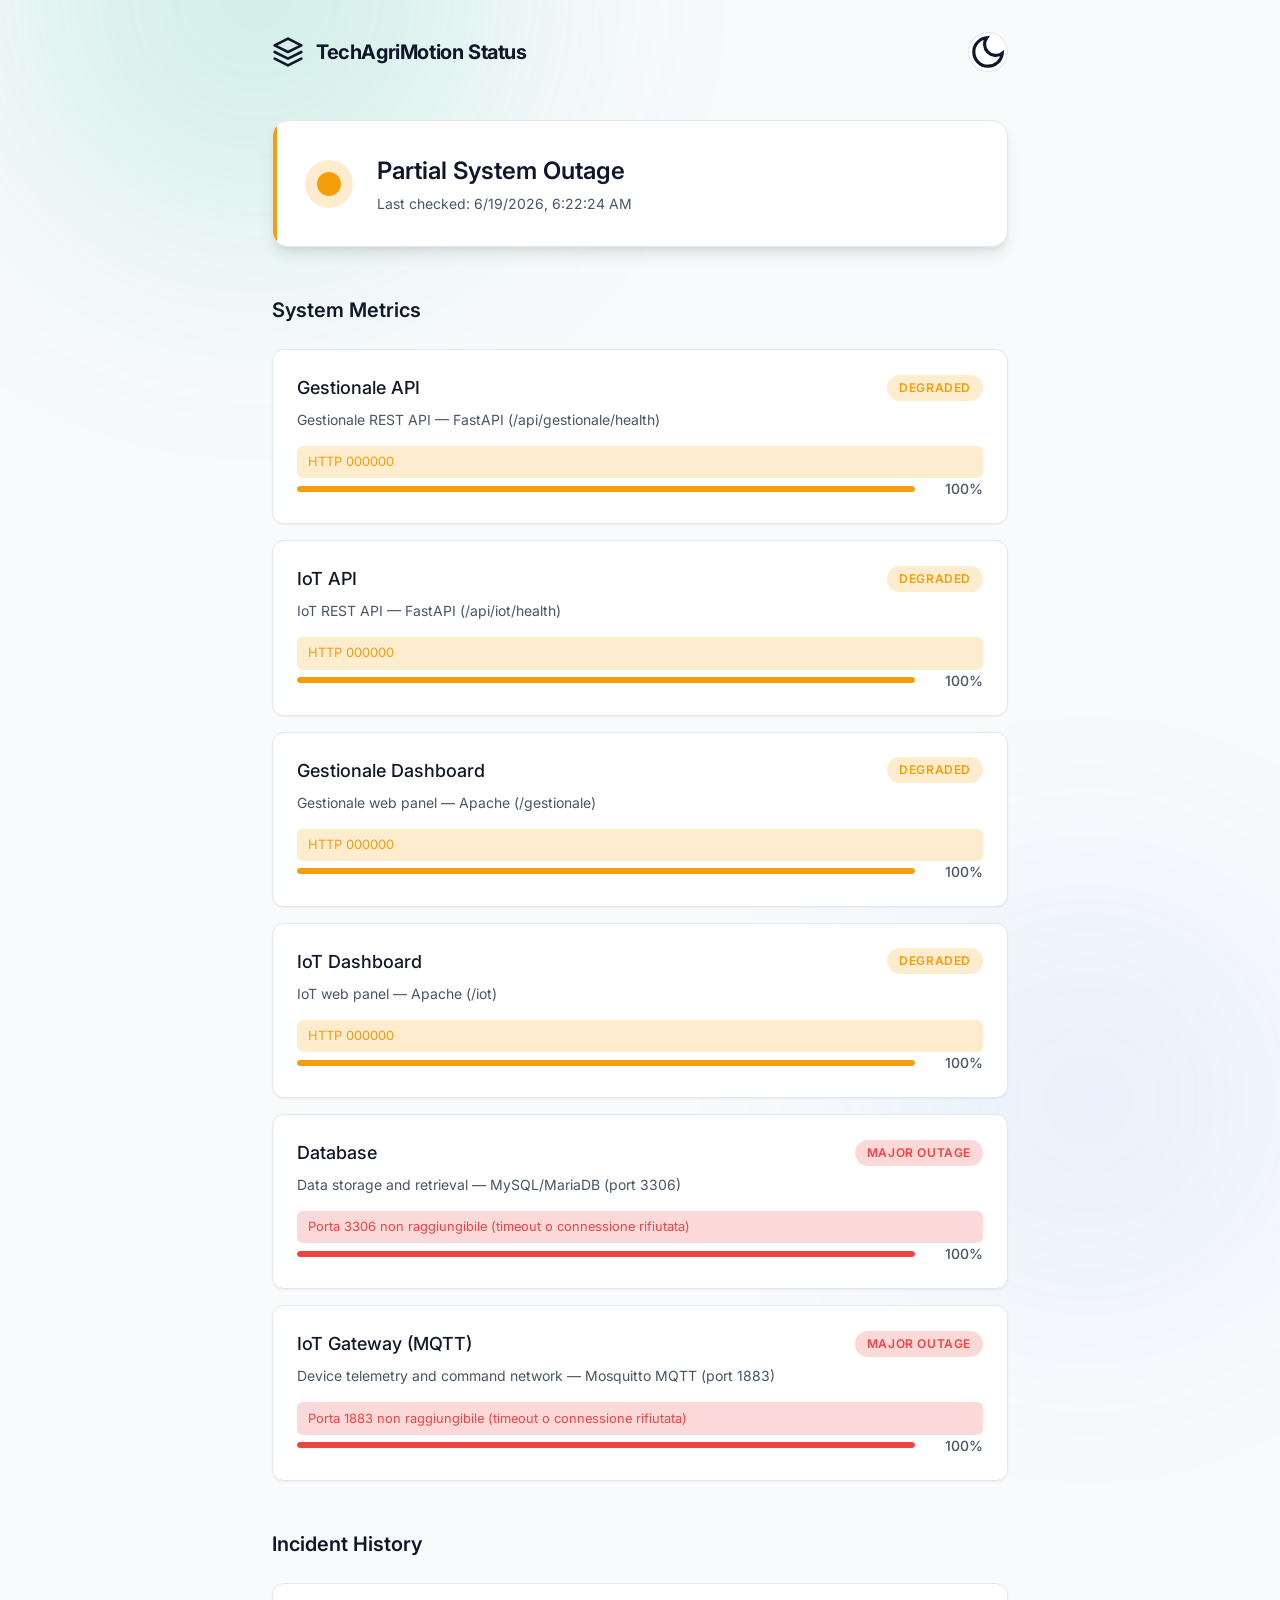
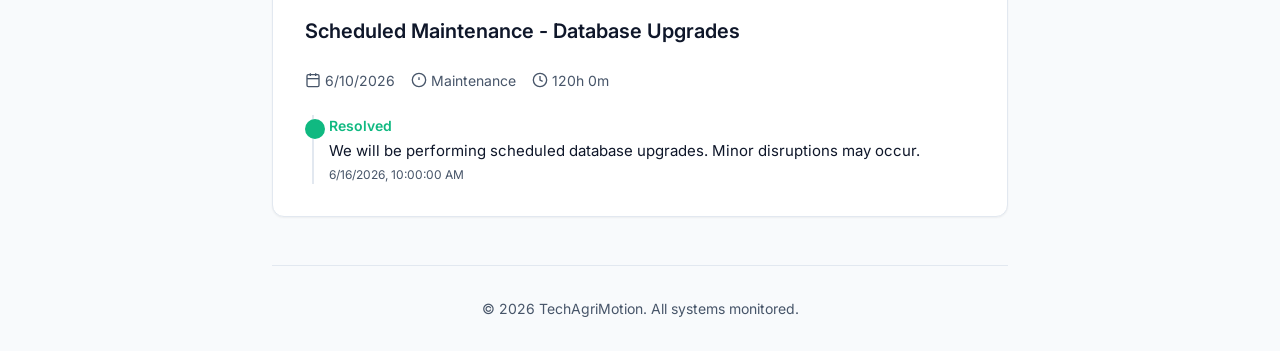
<file: status/index.html>
<!DOCTYPE html>
<html lang="en" class="dark">
<head>
    <meta charset="UTF-8">
    <meta name="viewport" content="width=device-width, initial-scale=1.0">
    <title>TechAgriMotion - System Status</title>
    <meta name="description" content="Current status, incidents, and uptime for TechAgriMotion services.">
    <link rel="preconnect" href="https://fonts.googleapis.com">
    <link rel="preconnect" href="https://fonts.gstatic.com" crossorigin>
    <link href="https://fonts.googleapis.com/css2?family=Inter:wght@300;400;500;600;700&display=swap" rel="stylesheet">
    <link rel="stylesheet" href="css/style.css">
</head>
<body>
    <div class="background-glow"></div>
    <div class="background-glow bg-glow-2"></div>
    
    <div class="container">
        <!-- Header -->
        <header class="header">
            <div class="logo">
                <svg width="32" height="32" viewBox="0 0 24 24" fill="none" xmlns="http://www.w3.org/2000/svg">
                    <path d="M12 2L2 7L12 12L22 7L12 2Z" stroke="currentColor" stroke-width="2" stroke-linecap="round" stroke-linejoin="round"/>
                    <path d="M2 17L12 22L22 17" stroke="currentColor" stroke-width="2" stroke-linecap="round" stroke-linejoin="round"/>
                    <path d="M2 12L12 17L22 12" stroke="currentColor" stroke-width="2" stroke-linecap="round" stroke-linejoin="round"/>
                </svg>
                <span>TechAgriMotion Status</span>
            </div>
            <button id="theme-toggle" class="theme-toggle" aria-label="Toggle Theme">
                <svg class="moon-icon" viewBox="0 0 24 24" fill="none" stroke="currentColor" stroke-width="2">
                    <path d="M21 12.79A9 9 0 1 1 11.21 3 7 7 0 0 0 21 12.79z"></path>
                </svg>
                <svg class="sun-icon hidden" viewBox="0 0 24 24" fill="none" stroke="currentColor" stroke-width="2">
                    <circle cx="12" cy="12" r="5"></circle>
                    <line x1="12" y1="1" x2="12" y2="3"></line>
                    <line x1="12" y1="21" x2="12" y2="23"></line>
                    <line x1="4.22" y1="4.22" x2="5.64" y2="5.64"></line>
                    <line x1="18.36" y1="18.36" x2="19.78" y2="19.78"></line>
                    <line x1="1" y1="12" x2="3" y2="12"></line>
                    <line x1="21" y1="12" x2="23" y2="12"></line>
                    <line x1="4.22" y1="19.78" x2="5.64" y2="18.36"></line>
                    <line x1="18.36" y1="5.64" x2="19.78" y2="4.22"></line>
                </svg>
            </button>
        </header>

        <!-- Overall Status Banner -->
        <section class="status-banner" id="status-banner">
            <div class="status-icon-container">
                <div class="pulse-ring"></div>
                <div class="status-icon"></div>
            </div>
            <div class="status-text">
                <h1 id="overall-message">Checking Systems...</h1>
                <p id="last-updated">Last updated: --</p>
            </div>
        </section>

        <!-- Services -->
        <section class="services-section">
            <h2>System Metrics</h2>
            <div class="services-list" id="services-list">
                <!-- Services injected via JS -->
                <div class="skeleton-service"></div>
                <div class="skeleton-service"></div>
                <div class="skeleton-service"></div>
            </div>
        </section>

        <!-- Past Incidents -->
        <section class="incidents-section">
            <h2>Incident History</h2>
            <div class="incidents-list" id="incidents-list">
                <!-- Incidents injected via JS -->
                <p class="loading-text">Loading history...</p>
            </div>
        </section>

        <footer class="footer">
            <p>&copy; 2026 TechAgriMotion. All systems monitored.</p>
        </footer>
    </div>

    <script src="js/app.js"></script>
</body>
</html>
</file>
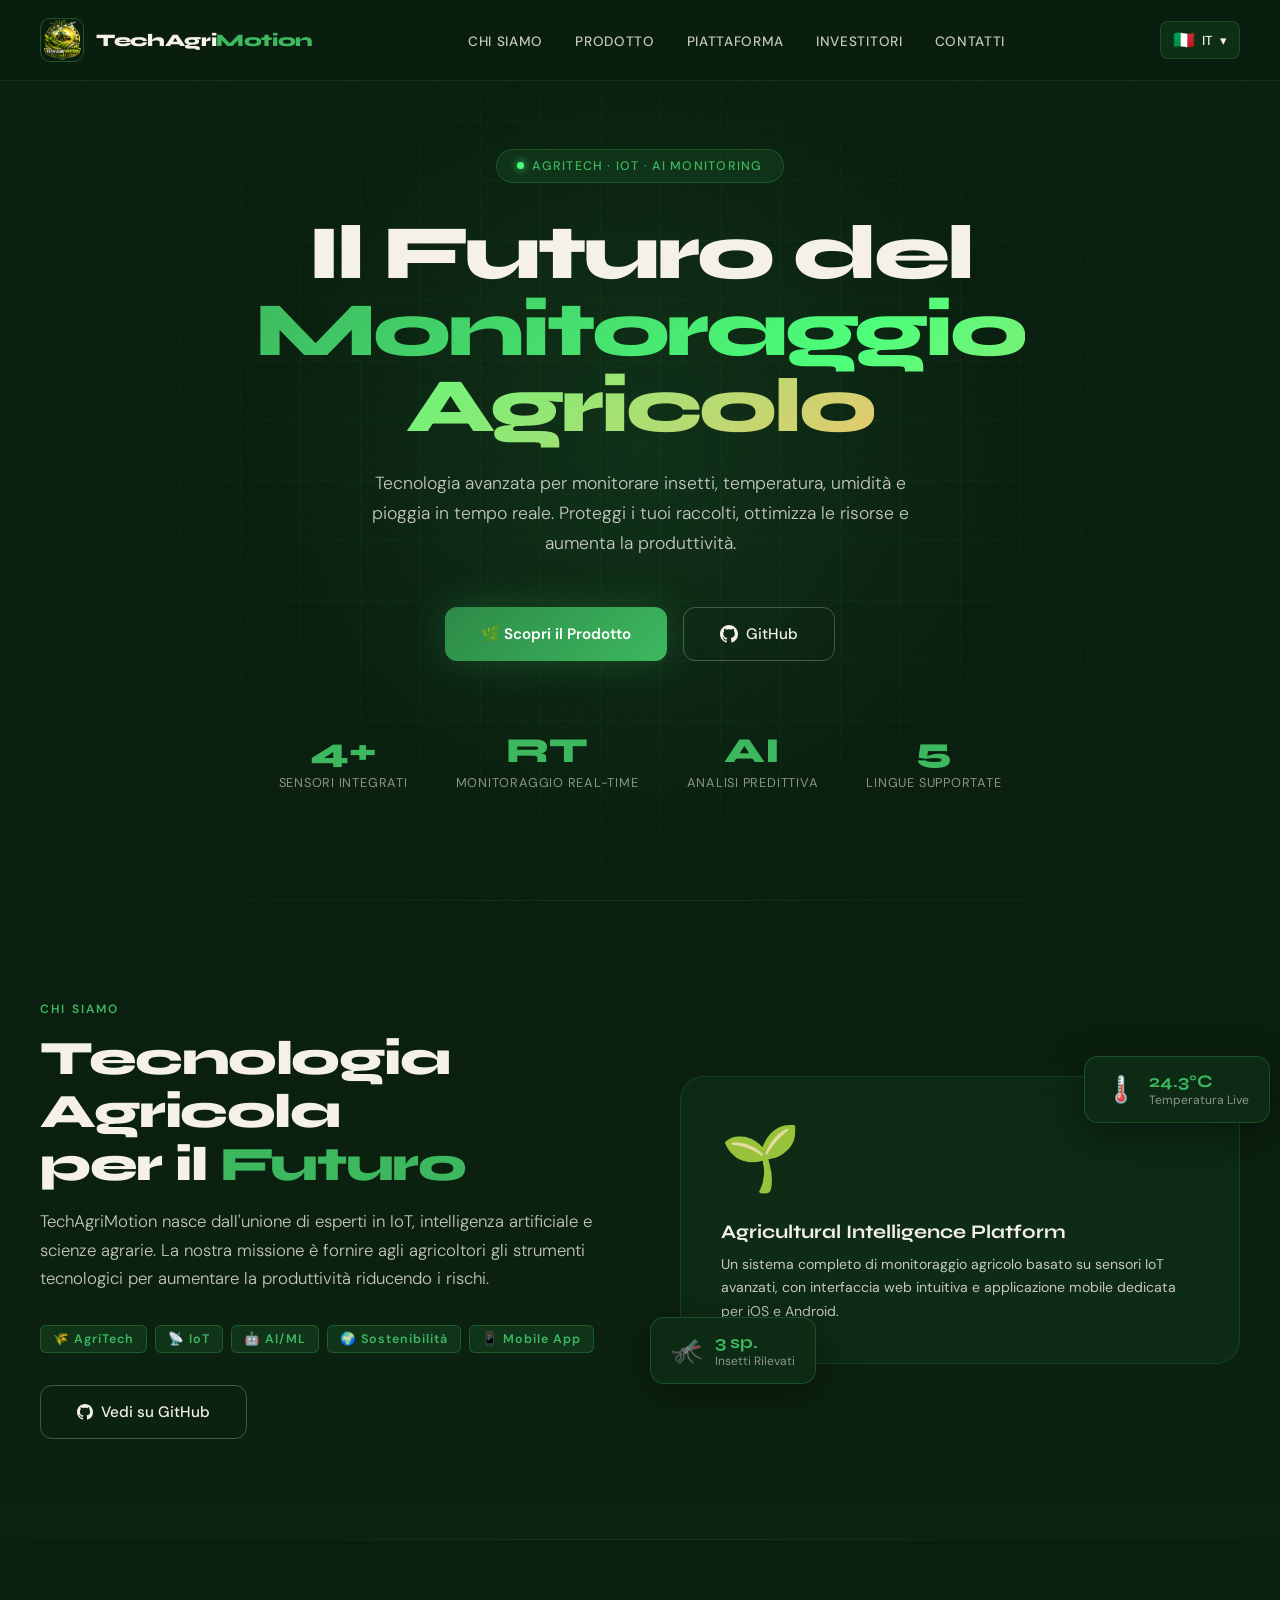
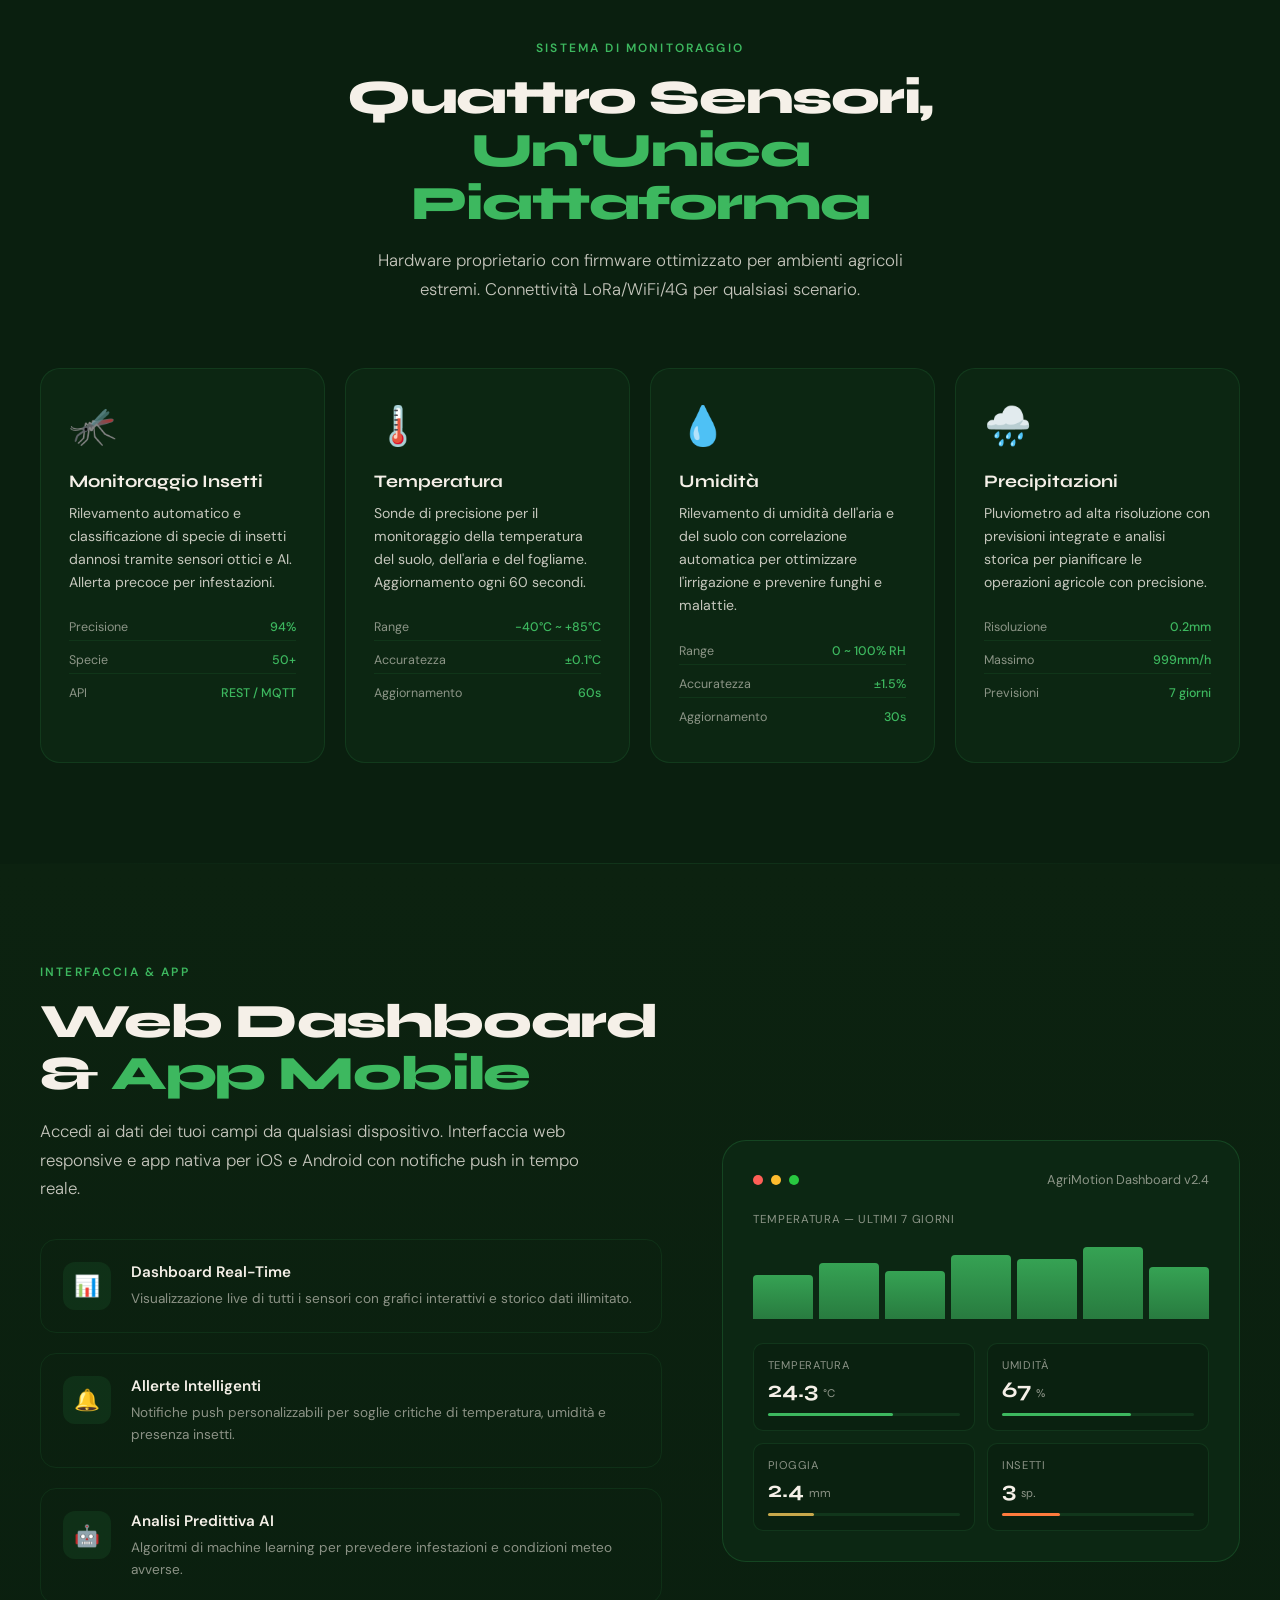
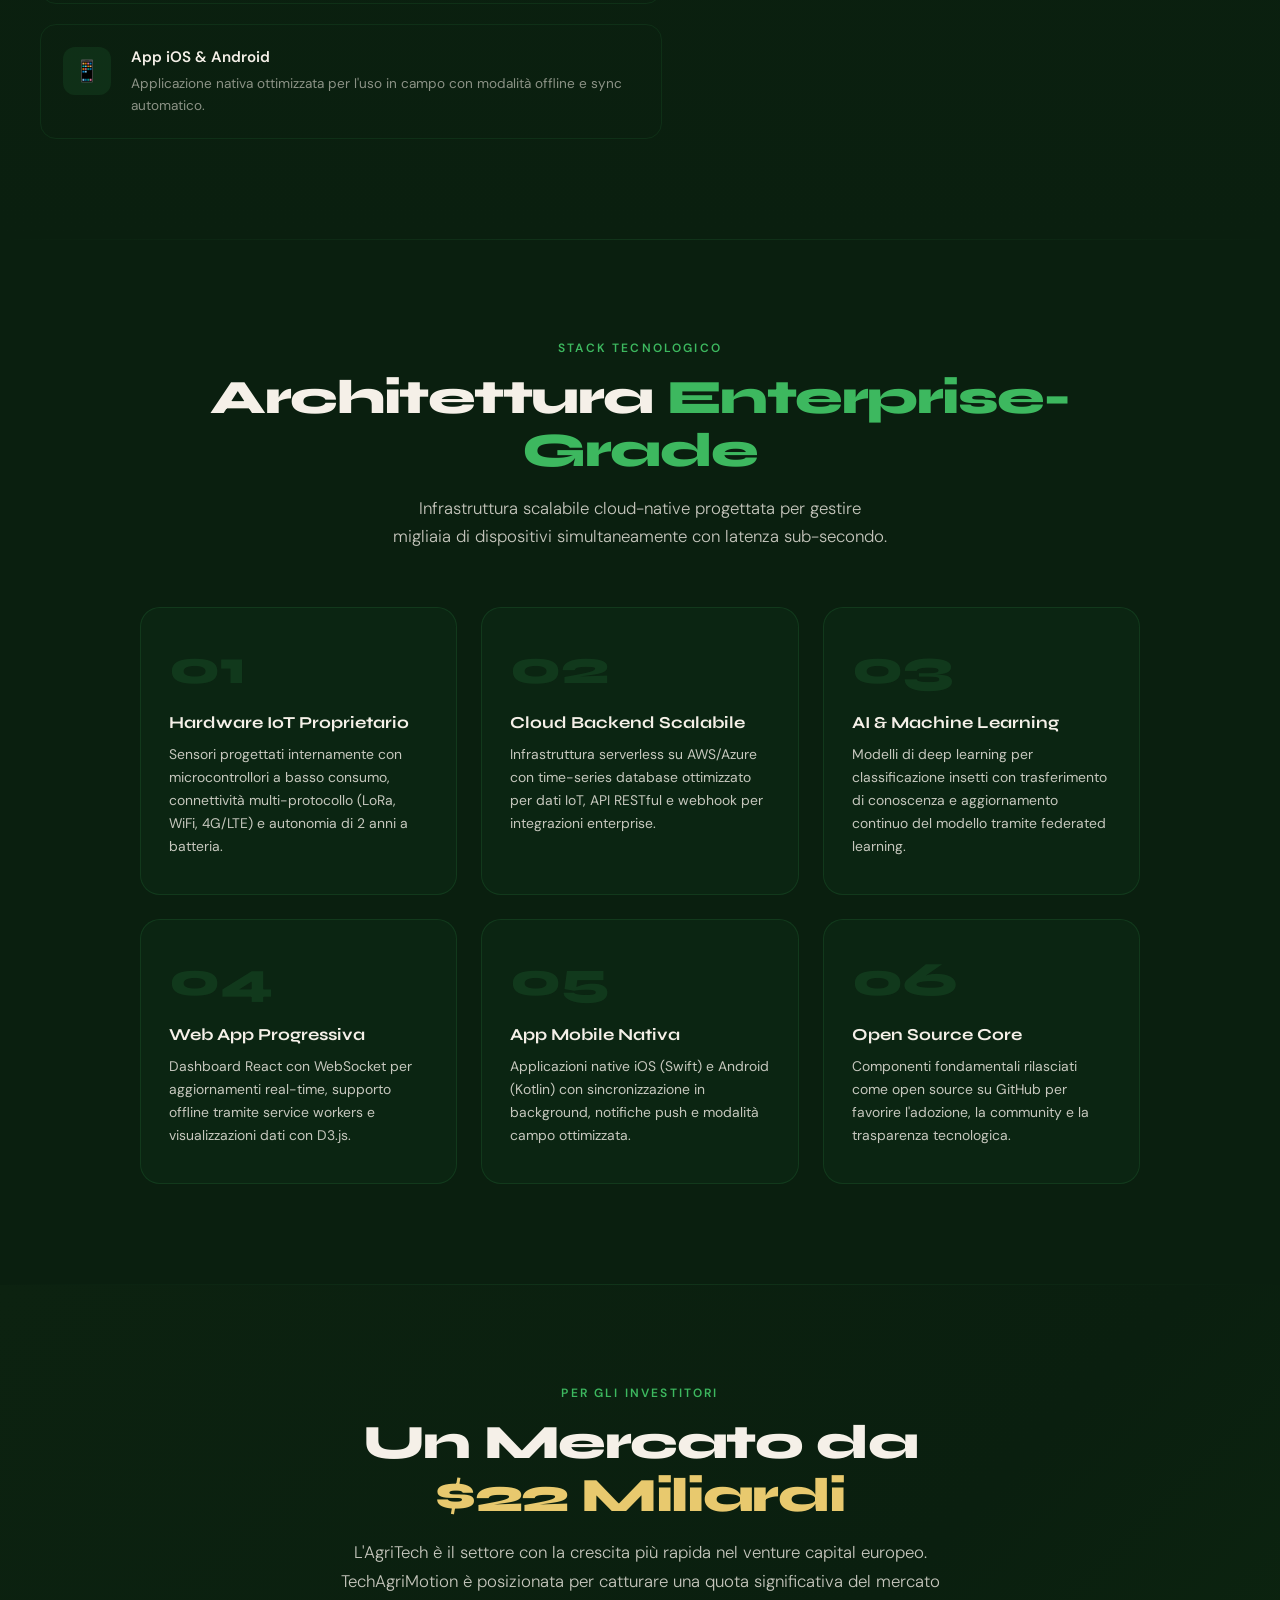
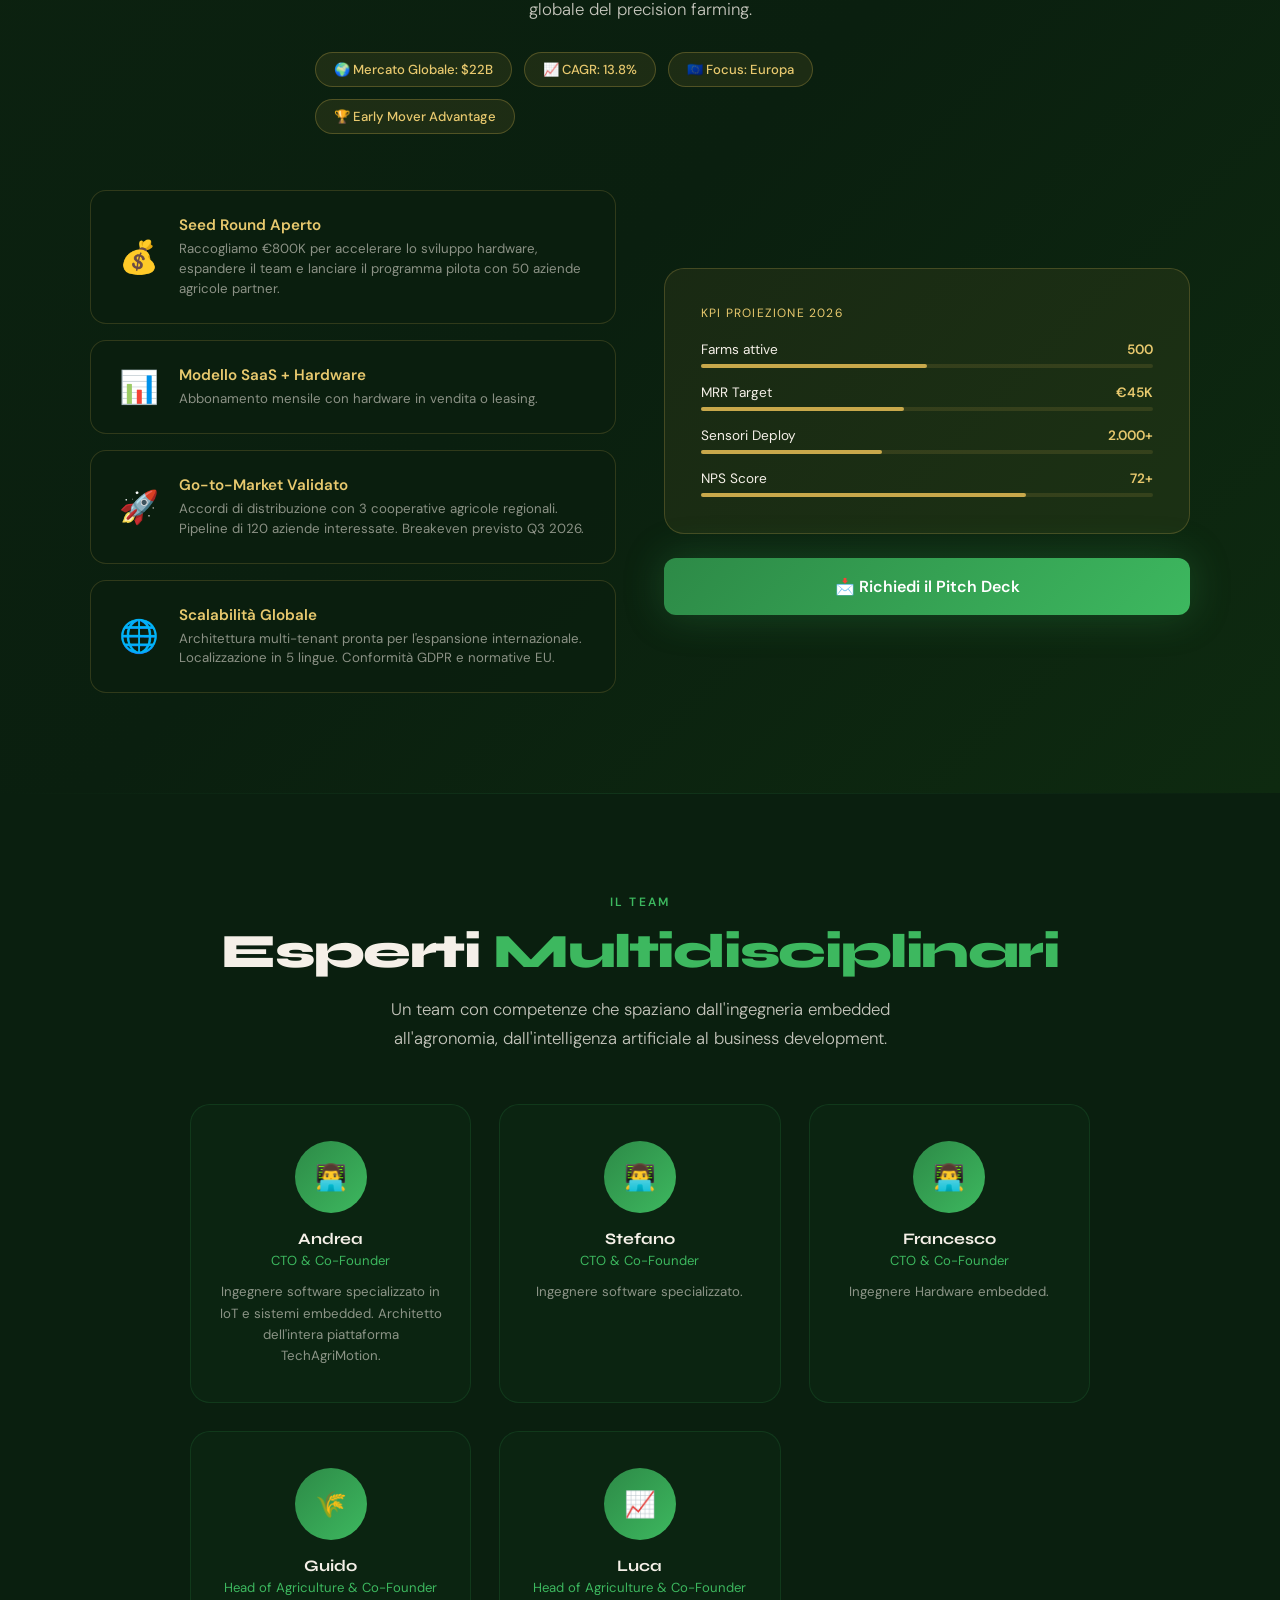
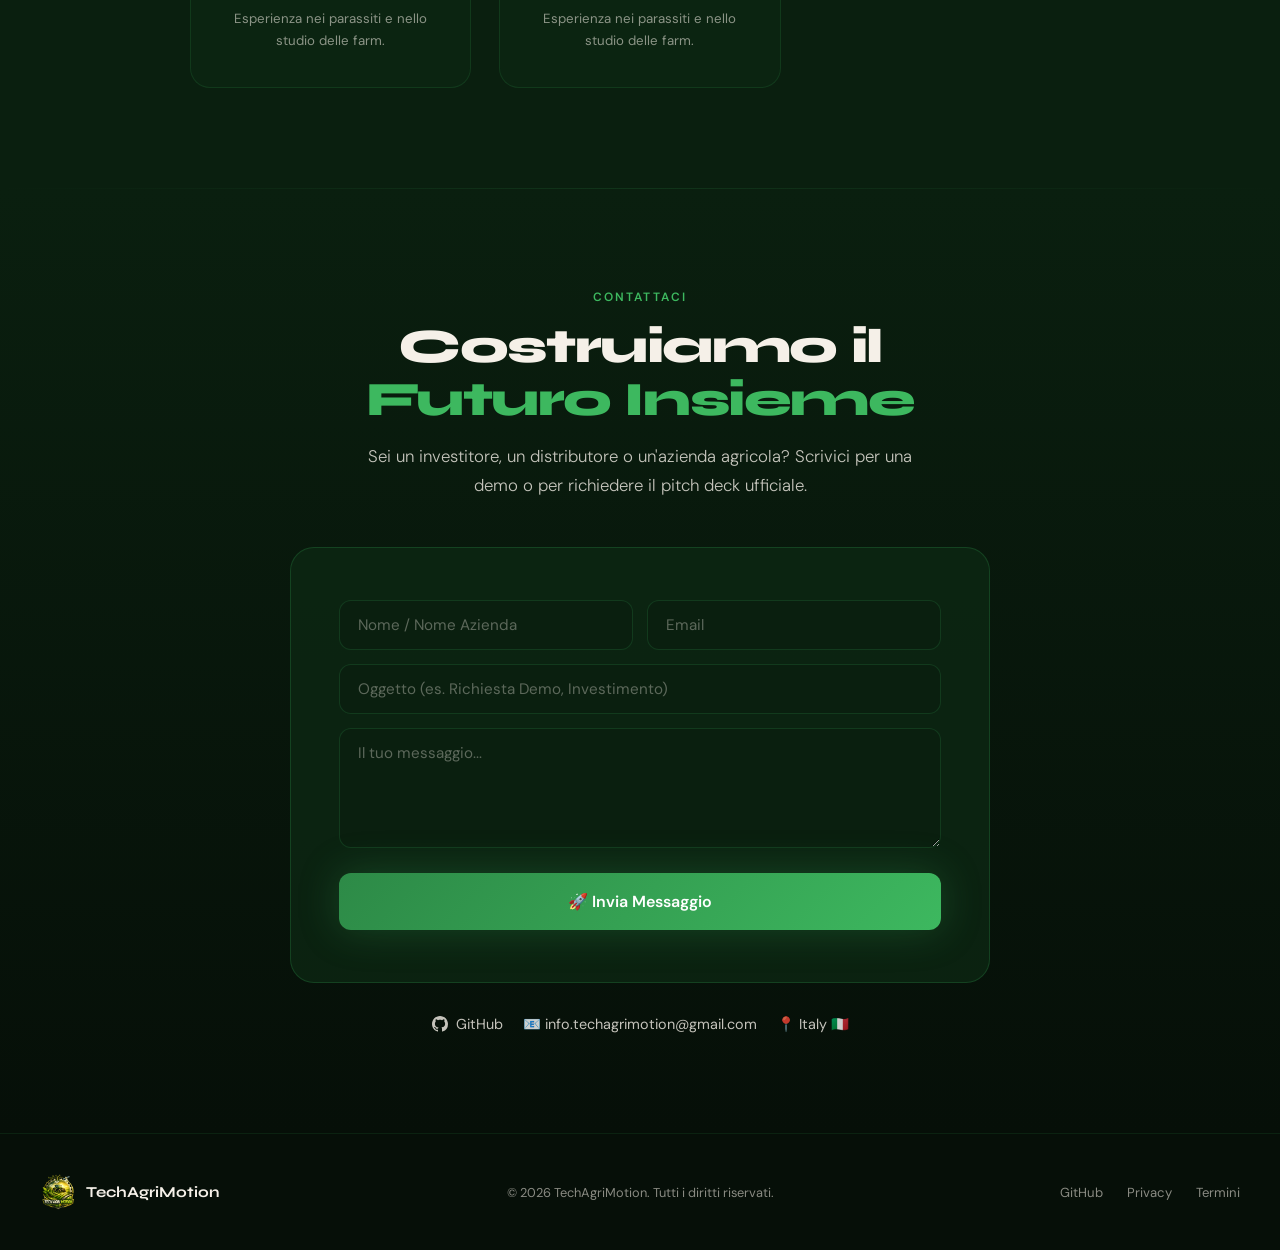
<file: techagrimotion.html>
<!DOCTYPE html>
<html lang="it">
<head>
<meta charset="UTF-8">
<meta name="viewport" content="width=device-width, initial-scale=1.0">
<title>TechAgriMotion – Agricultural Intelligence Platform</title>
<link rel="preconnect" href="https://fonts.googleapis.com">
<link href="https://fonts.googleapis.com/css2?family=Syne:wght@400;600;700;800&family=DM+Sans:ital,wght@0,300;0,400;0,500;1,300&display=swap" rel="stylesheet">
<style>
:root {
  --green-deep: #0a1f0f;
  --green-dark: #0d2a14;
  --green-mid: #1a4a25;
  --green-accent: #2d8a47;
  --green-bright: #3db85f;
  --green-glow: #4eff7a;
  --gold: #c8a84b;
  --gold-light: #e8c96e;
  --cream: #f5f0e8;
  --white: #ffffff;
  --text-dim: rgba(245,240,232,0.55);
  --text-mid: rgba(245,240,232,0.80);
}

*, *::before, *::after { box-sizing: border-box; margin: 0; padding: 0; }

html { scroll-behavior: smooth; }

body {
  font-family: 'DM Sans', sans-serif;
  background: var(--green-deep);
  color: var(--cream);
  overflow-x: hidden;
}

/* ─── NOISE TEXTURE OVERLAY ─── */
body::before {
  content: '';
  position: fixed; inset: 0;
  background-image: url("data:image/svg+xml,%3Csvg viewBox='0 0 256 256' xmlns='http://www.w3.org/2000/svg'%3E%3Cfilter id='noise'%3E%3CfeTurbulence type='fractalNoise' baseFrequency='0.9' numOctaves='4' stitchTiles='stitch'/%3E%3C/filter%3E%3Crect width='100%25' height='100%25' filter='url(%23noise)' opacity='0.04'/%3E%3C/svg%3E");
  pointer-events: none; z-index: 0; opacity: 0.4;
}

/* ─── NAVBAR ─── */
nav {
  position: fixed; top: 0; left: 0; right: 0; z-index: 1000;
  padding: 18px 40px;
  display: flex; align-items: center; justify-content: space-between;
  background: rgba(10,31,15,0.85);
  backdrop-filter: blur(20px);
  border-bottom: 1px solid rgba(45,138,71,0.2);
}

.nav-logo {
  display: flex; align-items: center; gap: 12px;
  text-decoration: none;
}
.nav-logo img {
  width: 44px; height: 44px;
  border-radius: 10px;
  border: 1px solid rgba(77,255,122,0.25);
}
.nav-logo-text {
  font-family: 'Syne', sans-serif;
  font-weight: 800; font-size: 1.1rem;
  color: var(--cream); letter-spacing: -0.02em;
}
.nav-logo-text span { color: var(--green-bright); }

.nav-links {
  display: flex; align-items: center; gap: 32px;
  list-style: none;
}
.nav-links a {
  font-size: 0.85rem; font-weight: 500;
  color: var(--text-mid);
  text-decoration: none;
  letter-spacing: 0.05em; text-transform: uppercase;
  transition: color 0.2s;
}
.nav-links a:hover { color: var(--green-glow); }

/* ─── LANGUAGE SWITCHER ─── */
.lang-switcher {
  display: flex; align-items: center; gap: 6px;
  position: relative;
}
.lang-btn {
  display: flex; align-items: center; gap: 7px;
  background: rgba(45,138,71,0.15);
  border: 1px solid rgba(45,138,71,0.35);
  border-radius: 8px;
  padding: 7px 12px;
  cursor: pointer; color: var(--cream);
  font-family: 'DM Sans', sans-serif;
  font-size: 0.82rem; font-weight: 500;
  transition: all 0.2s;
}
.lang-btn:hover { background: rgba(45,138,71,0.3); border-color: var(--green-bright); }
.lang-btn .flag { font-size: 1.1rem; }

.lang-dropdown {
  position: absolute; top: calc(100% + 10px); right: 0;
  background: #0d2a14;
  border: 1px solid rgba(45,138,71,0.4);
  border-radius: 12px;
  overflow: hidden;
  min-width: 160px;
  opacity: 0; visibility: hidden;
  transform: translateY(-8px);
  transition: all 0.25s ease;
  z-index: 999;
  box-shadow: 0 20px 60px rgba(0,0,0,0.6);
}
.lang-dropdown.open { opacity: 1; visibility: visible; transform: translateY(0); }
.lang-option {
  display: flex; align-items: center; gap: 10px;
  padding: 11px 16px;
  cursor: pointer;
  font-size: 0.88rem;
  transition: background 0.15s;
  border-bottom: 1px solid rgba(45,138,71,0.15);
}
.lang-option:last-child { border-bottom: none; }
.lang-option:hover { background: rgba(45,138,71,0.2); }
.lang-option.active { color: var(--green-bright); }
.lang-option .flag { font-size: 1.2rem; }

/* ─── HERO ─── */
#hero {
  min-height: 100vh;
  display: flex; flex-direction: column; align-items: center; justify-content: center;
  text-align: center;
  padding: 120px 40px 80px;
  position: relative;
  overflow: hidden;
}

/* animated radial glow */
#hero::after {
  content: '';
  position: absolute;
  width: 800px; height: 800px;
  border-radius: 50%;
  background: radial-gradient(circle, rgba(61,184,95,0.12) 0%, transparent 70%);
  top: 50%; left: 50%;
  transform: translate(-50%, -50%);
  animation: pulse-glow 4s ease-in-out infinite;
}
@keyframes pulse-glow {
  0%, 100% { transform: translate(-50%, -50%) scale(1); opacity: 0.8; }
  50% { transform: translate(-50%, -50%) scale(1.15); opacity: 1; }
}

/* floating grid lines */
.grid-bg {
  position: absolute; inset: 0;
  background-image:
    linear-gradient(rgba(45,138,71,0.07) 1px, transparent 1px),
    linear-gradient(90deg, rgba(45,138,71,0.07) 1px, transparent 1px);
  background-size: 60px 60px;
  mask-image: radial-gradient(ellipse 80% 80% at 50% 50%, black 30%, transparent 100%);
}

.hero-badge {
  display: inline-flex; align-items: center; gap: 8px;
  background: rgba(45,138,71,0.15);
  border: 1px solid rgba(45,138,71,0.4);
  border-radius: 100px;
  padding: 8px 20px;
  font-size: 0.78rem; font-weight: 500;
  letter-spacing: 0.1em; text-transform: uppercase;
  color: var(--green-bright);
  margin-bottom: 32px;
  position: relative; z-index: 1;
  animation: fadeUp 0.8s ease both;
}
.badge-dot {
  width: 7px; height: 7px;
  border-radius: 50%;
  background: var(--green-glow);
  box-shadow: 0 0 8px var(--green-glow);
  animation: blink 2s ease-in-out infinite;
}
@keyframes blink { 0%,100%{opacity:1} 50%{opacity:0.3} }

.hero-title {
  font-family: 'Syne', sans-serif;
  font-weight: 800;
  font-size: clamp(2.8rem, 6vw, 5.5rem);
  line-height: 1.0;
  letter-spacing: -0.04em;
  position: relative; z-index: 1;
  animation: fadeUp 0.8s 0.15s ease both;
}
.hero-title .line2 {
  background: linear-gradient(135deg, var(--green-bright), var(--green-glow), var(--gold-light));
  -webkit-background-clip: text; -webkit-text-fill-color: transparent;
  background-clip: text;
}

.hero-sub {
  max-width: 580px;
  font-size: 1.1rem; font-weight: 300; line-height: 1.7;
  color: var(--text-mid);
  margin: 24px auto 0;
  position: relative; z-index: 1;
  animation: fadeUp 0.8s 0.3s ease both;
}

.hero-cta {
  display: flex; gap: 16px; justify-content: center;
  margin-top: 48px;
  position: relative; z-index: 1;
  animation: fadeUp 0.8s 0.45s ease both;
  flex-wrap: wrap;
}
.btn-primary {
  background: linear-gradient(135deg, var(--green-accent), var(--green-bright));
  color: white; border: none;
  padding: 16px 36px; border-radius: 12px;
  font-family: 'DM Sans', sans-serif;
  font-size: 0.95rem; font-weight: 600;
  cursor: pointer; text-decoration: none;
  transition: all 0.25s;
  box-shadow: 0 0 40px rgba(61,184,95,0.25);
  display: inline-flex; align-items: center; gap: 8px;
}
.btn-primary:hover {
  transform: translateY(-2px);
  box-shadow: 0 0 60px rgba(61,184,95,0.4);
}
.btn-secondary {
  background: transparent;
  color: var(--cream); border: 1px solid rgba(245,240,232,0.25);
  padding: 16px 36px; border-radius: 12px;
  font-family: 'DM Sans', sans-serif;
  font-size: 0.95rem; font-weight: 500;
  cursor: pointer; text-decoration: none;
  transition: all 0.25s;
  display: inline-flex; align-items: center; gap: 8px;
}
.btn-secondary:hover {
  border-color: rgba(245,240,232,0.6);
  background: rgba(245,240,232,0.05);
}

.hero-stats {
  display: flex; gap: 48px; justify-content: center;
  margin-top: 72px;
  position: relative; z-index: 1;
  animation: fadeUp 0.8s 0.6s ease both;
  flex-wrap: wrap;
}
.stat { text-align: center; }
.stat-val {
  font-family: 'Syne', sans-serif;
  font-size: 2.2rem; font-weight: 800;
  color: var(--green-bright);
  line-height: 1;
}
.stat-label {
  font-size: 0.8rem; font-weight: 400;
  color: var(--text-dim);
  margin-top: 6px; letter-spacing: 0.06em;
  text-transform: uppercase;
}

@keyframes fadeUp {
  from { opacity: 0; transform: translateY(24px); }
  to { opacity: 1; transform: translateY(0); }
}

/* ─── SECTIONS ─── */
section { position: relative; z-index: 1; }

.section-pad { padding: 100px 40px; }

.section-label {
  font-size: 0.75rem; font-weight: 600;
  color: var(--green-bright);
  letter-spacing: 0.18em; text-transform: uppercase;
  margin-bottom: 16px;
}
.section-title {
  font-family: 'Syne', sans-serif;
  font-weight: 800; font-size: clamp(2rem, 4vw, 3rem);
  letter-spacing: -0.03em; line-height: 1.1;
}
.section-sub {
  font-size: 1.05rem; font-weight: 300; line-height: 1.7;
  color: var(--text-mid); max-width: 560px;
  margin-top: 16px;
}
.accent { color: var(--green-bright); }

/* ─── ABOUT ─── */
#about { background: linear-gradient(180deg, var(--green-deep) 0%, #0c2210 100%); }

.about-grid {
  max-width: 1200px; margin: 0 auto;
  display: grid; grid-template-columns: 1fr 1fr;
  gap: 80px; align-items: center;
}
.about-visual {
  position: relative;
}
.about-card {
  background: rgba(45,138,71,0.1);
  border: 1px solid rgba(45,138,71,0.25);
  border-radius: 24px; padding: 40px;
  backdrop-filter: blur(10px);
}
.about-card .big-icon { font-size: 4rem; margin-bottom: 20px; }
.field-tag {
  display: inline-block;
  background: rgba(61,184,95,0.12);
  border: 1px solid rgba(61,184,95,0.3);
  border-radius: 6px; padding: 5px 12px;
  font-size: 0.78rem; font-weight: 600;
  color: var(--green-bright); letter-spacing: 0.08em;
  margin: 4px 4px 0 0;
}
.floating-metric {
  position: absolute; background: var(--green-dark);
  border: 1px solid rgba(45,138,71,0.4);
  border-radius: 14px; padding: 14px 20px;
  display: flex; align-items: center; gap: 12px;
  box-shadow: 0 10px 40px rgba(0,0,0,0.4);
}
.floating-metric.top-right { top: -20px; right: -30px; }
.floating-metric.bottom-left { bottom: -20px; left: -30px; }
.metric-icon { font-size: 1.6rem; }
.metric-val { font-family: 'Syne', sans-serif; font-weight: 700; font-size: 1.1rem; color: var(--green-bright); }
.metric-label { font-size: 0.75rem; color: var(--text-dim); }

/* ─── PRODUCT ─── */
#product {
  background: var(--green-deep);
  padding: 100px 40px;
}
.product-header { text-align: center; max-width: 700px; margin: 0 auto 64px; }

.sensors-grid {
  max-width: 1200px; margin: 0 auto;
  display: grid; grid-template-columns: repeat(4, 1fr);
  gap: 20px;
}
.sensor-card {
  background: rgba(13,42,20,0.7);
  border: 1px solid rgba(45,138,71,0.2);
  border-radius: 20px;
  padding: 32px 28px;
  position: relative; overflow: hidden;
  transition: all 0.3s;
}
.sensor-card::before {
  content: '';
  position: absolute; top: 0; left: 0; right: 0; height: 2px;
  background: linear-gradient(90deg, transparent, var(--green-accent), transparent);
  opacity: 0; transition: opacity 0.3s;
}
.sensor-card:hover {
  border-color: rgba(61,184,95,0.45);
  transform: translateY(-4px);
  box-shadow: 0 20px 60px rgba(0,0,0,0.3), 0 0 40px rgba(61,184,95,0.08);
}
.sensor-card:hover::before { opacity: 1; }
.sensor-icon { font-size: 2.4rem; margin-bottom: 20px; }
.sensor-name {
  font-family: 'Syne', sans-serif;
  font-weight: 700; font-size: 1.1rem;
  margin-bottom: 10px;
}
.sensor-desc { font-size: 0.88rem; line-height: 1.65; color: var(--text-mid); }
.sensor-spec {
  margin-top: 20px;
  display: flex; flex-direction: column; gap: 6px;
}
.spec-item {
  display: flex; justify-content: space-between; align-items: center;
  font-size: 0.78rem;
  padding: 5px 0;
  border-bottom: 1px solid rgba(45,138,71,0.15);
}
.spec-item:last-child { border-bottom: none; }
.spec-label { color: var(--text-dim); }
.spec-val { color: var(--green-bright); font-weight: 500; }

/* ─── PLATFORM ─── */
#platform { background: linear-gradient(180deg, #0c2210 0%, var(--green-deep) 100%); }

.platform-grid {
  max-width: 1200px; margin: 0 auto;
  display: grid; grid-template-columns: 1.2fr 1fr;
  gap: 60px; align-items: center;
}
.platform-features { display: flex; flex-direction: column; gap: 20px; }
.feature-row {
  display: flex; gap: 20px; align-items: flex-start;
  padding: 22px; border-radius: 16px;
  border: 1px solid rgba(45,138,71,0.15);
  transition: all 0.25s;
}
.feature-row:hover {
  background: rgba(45,138,71,0.08);
  border-color: rgba(45,138,71,0.3);
}
.feature-icon-wrap {
  width: 48px; height: 48px; border-radius: 12px;
  background: rgba(45,138,71,0.15);
  display: flex; align-items: center; justify-content: center;
  font-size: 1.3rem; flex-shrink: 0;
}
.feature-title { font-weight: 600; font-size: 0.95rem; margin-bottom: 6px; }
.feature-desc { font-size: 0.85rem; color: var(--text-dim); line-height: 1.6; }

.platform-mockup {
  background: rgba(13,42,20,0.8);
  border: 1px solid rgba(45,138,71,0.3);
  border-radius: 24px; padding: 30px;
  font-family: 'DM Sans', sans-serif;
}
.mockup-topbar {
  display: flex; align-items: center; gap: 8px;
  margin-bottom: 24px;
}
.dot { width: 10px; height: 10px; border-radius: 50%; }
.dot.red { background: #ff5f57; }
.dot.yellow { background: #febc2e; }
.dot.green { background: #28c840; }
.mockup-title { font-size: 0.8rem; color: var(--text-dim); margin-left: auto; }

.chart-area { margin-bottom: 24px; }
.chart-label { font-size: 0.72rem; color: var(--text-dim); margin-bottom: 12px; letter-spacing: 0.06em; text-transform: uppercase; }
.chart-bars { display: flex; align-items: flex-end; gap: 6px; height: 80px; }
.bar {
  flex: 1; border-radius: 4px 4px 0 0;
  background: linear-gradient(180deg, var(--green-bright), var(--green-accent));
  opacity: 0.85; transition: opacity 0.2s;
  animation: barGrow 1s ease both;
}
@keyframes barGrow { from { height: 0 !important; } }

.readings-grid { display: grid; grid-template-columns: 1fr 1fr; gap: 12px; }
.reading {
  background: rgba(10,31,15,0.6); border: 1px solid rgba(45,138,71,0.2);
  border-radius: 10px; padding: 14px;
}
.reading-label { font-size: 0.7rem; color: var(--text-dim); letter-spacing: 0.06em; text-transform: uppercase; }
.reading-val { font-family: 'Syne', sans-serif; font-weight: 700; font-size: 1.4rem; color: var(--cream); margin-top: 4px; }
.reading-val span { font-size: 0.75rem; color: var(--text-dim); font-weight: 400; }
.reading-bar { height: 3px; background: rgba(45,138,71,0.2); border-radius: 2px; margin-top: 10px; }
.reading-fill { height: 100%; border-radius: 2px; background: var(--green-bright); }

/* ─── TECHNOLOGY ─── */
#technology { background: var(--green-deep); }
.tech-center { max-width: 1000px; margin: 0 auto; text-align: center; }
.tech-grid {
  display: grid; grid-template-columns: repeat(3, 1fr);
  gap: 24px; margin-top: 56px;
}
.tech-card {
  background: rgba(13,42,20,0.6);
  border: 1px solid rgba(45,138,71,0.2);
  border-radius: 20px; padding: 36px 28px;
  text-align: left; transition: all 0.3s;
}
.tech-card:hover {
  border-color: rgba(200,168,75,0.4);
  box-shadow: 0 0 40px rgba(200,168,75,0.06);
}
.tech-num {
  font-family: 'Syne', sans-serif; font-weight: 800;
  font-size: 3rem; color: rgba(45,138,71,0.2);
  line-height: 1; margin-bottom: 20px;
}
.tech-card-title { font-family: 'Syne', sans-serif; font-weight: 700; font-size: 1.05rem; margin-bottom: 10px; }
.tech-card-desc { font-size: 0.87rem; color: var(--text-mid); line-height: 1.65; }

/* ─── INVESTORS ─── */
#investors {
  background: linear-gradient(135deg, #0c2210 0%, #0a1f0f 50%, #0e2a10 100%);
  padding: 100px 40px;
}
.investors-inner { max-width: 1100px; margin: 0 auto; }
.investors-grid { display: grid; grid-template-columns: 1fr 1fr; gap: 48px; align-items: center; margin-top: 56px; }

.inv-text .section-sub { max-width: 100%; }
.inv-cards { display: flex; flex-direction: column; gap: 16px; }
.inv-card {
  background: rgba(10,31,15,0.7);
  border: 1px solid rgba(200,168,75,0.2);
  border-radius: 16px; padding: 24px 28px;
  display: flex; align-items: center; gap: 20px;
  transition: all 0.25s;
}
.inv-card:hover { border-color: rgba(200,168,75,0.5); transform: translateX(6px); }
.inv-card-icon { font-size: 2rem; flex-shrink: 0; }
.inv-card-title { font-weight: 600; font-size: 0.95rem; color: var(--gold-light); }
.inv-card-desc { font-size: 0.83rem; color: var(--text-dim); margin-top: 4px; line-height: 1.5; }

.market-pills { display: flex; gap: 12px; flex-wrap: wrap; margin-top: 28px; }
.market-pill {
  background: rgba(200,168,75,0.1);
  border: 1px solid rgba(200,168,75,0.3);
  border-radius: 100px; padding: 8px 18px;
  font-size: 0.82rem; color: var(--gold-light); font-weight: 500;
}

/* ─── TEAM ─── */
#team { background: var(--green-deep); }
.team-center { max-width: 900px; margin: 0 auto; text-align: center; }
.team-grid { display: grid; grid-template-columns: repeat(3, 1fr); gap: 28px; margin-top: 52px; }
.team-card {
  background: rgba(13,42,20,0.5);
  border: 1px solid rgba(45,138,71,0.2);
  border-radius: 20px; padding: 36px 24px;
  text-align: center; transition: all 0.3s;
}
.team-card:hover { border-color: rgba(61,184,95,0.4); transform: translateY(-4px); }
.team-avatar {
  width: 72px; height: 72px; border-radius: 50%;
  background: linear-gradient(135deg, var(--green-accent), var(--green-bright));
  margin: 0 auto 16px;
  display: flex; align-items: center; justify-content: center;
  font-size: 1.6rem;
}
.team-name { font-family: 'Syne', sans-serif; font-weight: 700; font-size: 1rem; }
.team-role { font-size: 0.82rem; color: var(--green-bright); margin-top: 4px; }
.team-bio { font-size: 0.83rem; color: var(--text-dim); margin-top: 12px; line-height: 1.6; }

/* ─── CONTACT ─── */
#contact { background: linear-gradient(180deg, var(--green-deep) 0%, #060f08 100%); padding: 100px 40px; }
.contact-inner { max-width: 700px; margin: 0 auto; text-align: center; }
.contact-card {
  background: rgba(13,42,20,0.7);
  border: 1px solid rgba(45,138,71,0.3);
  border-radius: 24px; padding: 52px 48px;
  margin-top: 48px;
}
.contact-input {
  width: 100%; background: rgba(10,31,15,0.8);
  border: 1px solid rgba(45,138,71,0.25);
  border-radius: 12px; padding: 14px 18px;
  color: var(--cream); font-family: 'DM Sans', sans-serif;
  font-size: 0.95rem; margin-bottom: 14px;
  transition: border-color 0.2s;
  outline: none;
}
.contact-input:focus { border-color: var(--green-bright); }
.contact-input::placeholder { color: rgba(245,240,232,0.35); }
textarea.contact-input { resize: vertical; min-height: 120px; }
.contact-row { display: grid; grid-template-columns: 1fr 1fr; gap: 14px; }

.btn-full { width: 100%; justify-content: center; margin-top: 6px; font-size: 1rem; padding: 18px; }

.contact-links { display: flex; justify-content: center; gap: 20px; margin-top: 32px; flex-wrap: wrap; }
.contact-link {
  display: inline-flex; align-items: center; gap: 8px;
  color: var(--text-mid); text-decoration: none;
  font-size: 0.9rem; transition: color 0.2s;
}
.contact-link:hover { color: var(--green-bright); }

/* ─── FOOTER ─── */
footer {
  background: #060f08;
  border-top: 1px solid rgba(45,138,71,0.15);
  padding: 40px;
  display: flex; align-items: center; justify-content: space-between;
  flex-wrap: wrap; gap: 20px;
}
.footer-brand { display: flex; align-items: center; gap: 10px; }
.footer-brand img { width: 36px; height: 36px; border-radius: 8px; }
.footer-brand span { font-family: 'Syne', sans-serif; font-weight: 700; font-size: 0.95rem; }
.footer-copy { font-size: 0.8rem; color: var(--text-dim); }
.footer-links { display: flex; gap: 24px; }
.footer-links a { font-size: 0.82rem; color: var(--text-dim); text-decoration: none; transition: color 0.2s; }
.footer-links a:hover { color: var(--green-bright); }

/* ─── DIVIDER ─── */
.divider { height: 1px; background: linear-gradient(90deg, transparent, rgba(45,138,71,0.2), transparent); margin: 0; }

/* ─── SCROLL REVEAL ─── */
.reveal { opacity: 0; transform: translateY(30px); transition: all 0.7s ease; }
.reveal.visible { opacity: 1; transform: translateY(0); }

/* ─── RESPONSIVE ─── */
@media (max-width: 900px) {
  .nav-links { display: none; }
  .about-grid, .platform-grid, .investors-grid { grid-template-columns: 1fr; }
  .sensors-grid { grid-template-columns: repeat(2, 1fr); }
  .tech-grid { grid-template-columns: 1fr 1fr; }
  .team-grid { grid-template-columns: 1fr 1fr; }
  .contact-row { grid-template-columns: 1fr; }
  nav { padding: 14px 20px; }
  .section-pad { padding: 70px 24px; }
  #hero { padding: 100px 24px 60px; }
  .about-card .floating-metric { display: none; }
}
@media (max-width: 600px) {
  .sensors-grid { grid-template-columns: 1fr; }
  .tech-grid { grid-template-columns: 1fr; }
  .team-grid { grid-template-columns: 1fr; }
  .hero-stats { gap: 28px; }
  .contact-card { padding: 32px 24px; }
}
</style>
</head>
<body>

<!-- ─── NAVBAR ─── -->
<nav>
  <a href="#hero" class="nav-logo">
    <img src="logo.png" alt="TechAgriMotion Logo">
    <span class="nav-logo-text">TechAgri<span>Motion</span></span>
  </a>

  <ul class="nav-links">
    <li><a href="#about" data-i18n="nav_about">Chi Siamo</a></li>
    <li><a href="#product" data-i18n="nav_product">Prodotto</a></li>
    <li><a href="#platform" data-i18n="nav_platform">Piattaforma</a></li>
    <li><a href="#investors" data-i18n="nav_investors">Investitori</a></li>
    <li><a href="#contact" data-i18n="nav_contact">Contatti</a></li>
  </ul>

  <div class="lang-switcher">
    <button class="lang-btn" id="langToggle" onclick="toggleLang()">
      <span class="flag" id="currentFlag">🇮🇹</span>
      <span id="currentLangLabel">IT</span>
      <span>▾</span>
    </button>
    <div class="lang-dropdown" id="langDropdown">
      <div class="lang-option active" onclick="setLang('it')"><span class="flag">🇮🇹</span> Italiano</div>
      <div class="lang-option" onclick="setLang('en')"><span class="flag">🇬🇧</span> English</div>
      <div class="lang-option" onclick="setLang('de')"><span class="flag">🇩🇪</span> Deutsch</div>
      <div class="lang-option" onclick="setLang('fr')"><span class="flag">🇫🇷</span> Français</div>
      <div class="lang-option" onclick="setLang('es')"><span class="flag">🇪🇸</span> Español</div>
    </div>
  </div>
</nav>

<!-- ─── HERO ─── -->
<section id="hero">
  <div class="grid-bg"></div>
  <div class="hero-badge"><div class="badge-dot"></div><span data-i18n="badge">AgriTech · IoT · AI Monitoring</span></div>
  <h1 class="hero-title">
    <span class="line1" data-i18n="hero_title1">Il Futuro del</span><br>
    <span class="line2" data-i18n="hero_title2">Monitoraggio Agricolo</span>
  </h1>
  <p class="hero-sub" data-i18n="hero_sub">
    Tecnologia avanzata per monitorare insetti, temperatura, umidità e pioggia in tempo reale. Proteggi i tuoi raccolti, ottimizza le risorse e aumenta la produttività.
  </p>
  <div class="hero-cta">
    <a href="#product" class="btn-primary" data-i18n="hero_cta1">🌿 Scopri il Prodotto</a>
    <a href="https://github.com/TechAgriMotion" target="_blank" class="btn-secondary" data-i18n="hero_cta2">
      <svg width="18" height="18" viewBox="0 0 24 24" fill="currentColor"><path d="M12 0C5.37 0 0 5.37 0 12c0 5.31 3.435 9.795 8.205 11.385.6.105.825-.255.825-.57 0-.285-.015-1.23-.015-2.235-3.015.555-3.795-.735-4.035-1.41-.135-.345-.72-1.41-1.23-1.695-.42-.225-1.02-.78-.015-.795.945-.015 1.62.87 1.845 1.23 1.08 1.815 2.805 1.305 3.495.99.105-.78.42-1.305.765-1.605-2.67-.3-5.46-1.335-5.46-5.925 0-1.305.465-2.385 1.23-3.225-.12-.3-.54-1.53.12-3.18 0 0 1.005-.315 3.3 1.23.96-.27 1.98-.405 3-.405s2.04.135 3 .405c2.295-1.56 3.3-1.23 3.3-1.23.66 1.65.24 2.88.12 3.18.765.84 1.23 1.905 1.23 3.225 0 4.605-2.805 5.625-5.475 5.925.435.375.81 1.095.81 2.22 0 1.605-.015 2.895-.015 3.3 0 .315.225.69.825.57A12.02 12.02 0 0024 12c0-6.63-5.37-12-12-12z"/></svg>
      GitHub
    </a>
  </div>
  <div class="hero-stats">
    <div class="stat"><div class="stat-val" data-i18n="stat1_val">4+</div><div class="stat-label" data-i18n="stat1">Sensori Integrati</div></div>
    <div class="stat"><div class="stat-val" data-i18n="stat2_val">RT</div><div class="stat-label" data-i18n="stat2">Monitoraggio Real-Time</div></div>
    <div class="stat"><div class="stat-val" data-i18n="stat3_val">AI</div><div class="stat-label" data-i18n="stat3">Analisi Predittiva</div></div>
    <div class="stat"><div class="stat-val" data-i18n="stat4_val">5</div><div class="stat-label" data-i18n="stat4">Lingue Supportate</div></div>
  </div>
</section>

<div class="divider"></div>

<!-- ─── ABOUT ─── -->
<section id="about" class="section-pad">
  <div class="about-grid">
    <div class="about-text reveal">
      <p class="section-label" data-i18n="about_label">Chi Siamo</p>
      <h2 class="section-title" data-i18n="about_title">Tecnologia Agricola<br>per il <span class="accent">Futuro</span></h2>
      <p class="section-sub" data-i18n="about_sub">TechAgriMotion nasce dall'unione di esperti in IoT, intelligenza artificiale e scienze agrarie. La nostra missione è fornire agli agricoltori gli strumenti tecnologici per aumentare la produttività riducendo i rischi.</p>
      <div style="margin-top:28px">
        <span class="field-tag">🌾 AgriTech</span>
        <span class="field-tag">📡 IoT</span>
        <span class="field-tag">🤖 AI/ML</span>
        <span class="field-tag">🌍 Sostenibilità</span>
        <span class="field-tag">📱 Mobile App</span>
      </div>
      <div style="margin-top:32px">
        <a href="https://github.com/TechAgriMotion" target="_blank" class="btn-secondary" style="width:fit-content">
          <svg width="16" height="16" viewBox="0 0 24 24" fill="currentColor"><path d="M12 0C5.37 0 0 5.37 0 12c0 5.31 3.435 9.795 8.205 11.385.6.105.825-.255.825-.57 0-.285-.015-1.23-.015-2.235-3.015.555-3.795-.735-4.035-1.41-.135-.345-.72-1.41-1.23-1.695-.42-.225-1.02-.78-.015-.795.945-.015 1.62.87 1.845 1.23 1.08 1.815 2.805 1.305 3.495.99.105-.78.42-1.305.765-1.605-2.67-.3-5.46-1.335-5.46-5.925 0-1.305.465-2.385 1.23-3.225-.12-.3-.54-1.53.12-3.18 0 0 1.005-.315 3.3 1.23.96-.27 1.98-.405 3-.405s2.04.135 3 .405c2.295-1.56 3.3-1.23 3.3-1.23.66 1.65.24 2.88.12 3.18.765.84 1.23 1.905 1.23 3.225 0 4.605-2.805 5.625-5.475 5.925.435.375.81 1.095.81 2.22 0 1.605-.015 2.895-.015 3.3 0 .315.225.69.825.57A12.02 12.02 0 0024 12c0-6.63-5.37-12-12-12z"/></svg>
          <span data-i18n="view_github">Vedi su GitHub</span>
        </a>
      </div>
    </div>
    <div class="about-visual reveal">
      <div class="about-card">
        <div class="big-icon">🌱</div>
        <h3 style="font-family:'Syne',sans-serif;font-weight:700;font-size:1.2rem;margin-bottom:10px" data-i18n="about_card_title">Agricultural Intelligence Platform</h3>
        <p style="font-size:0.88rem;color:var(--text-mid);line-height:1.65" data-i18n="about_card_desc">Un sistema completo di monitoraggio agricolo basato su sensori IoT avanzati, con interfaccia web intuitiva e applicazione mobile dedicata per iOS e Android.</p>
      </div>
      <div class="floating-metric top-right">
        <div class="metric-icon">🌡️</div>
        <div><div class="metric-val">24.3°C</div><div class="metric-label" data-i18n="temp_live">Temperatura Live</div></div>
      </div>
      <div class="floating-metric bottom-left">
        <div class="metric-icon">🦟</div>
        <div><div class="metric-val">3 sp.</div><div class="metric-label" data-i18n="insects_detected">Insetti Rilevati</div></div>
      </div>
    </div>
  </div>
</section>

<div class="divider"></div>

<!-- ─── PRODUCT ─── -->
<section id="product" class="section-pad">
  <div class="product-header reveal">
    <p class="section-label" data-i18n="product_label">Sistema di Monitoraggio</p>
    <h2 class="section-title" data-i18n="product_title">Quattro Sensori,<br><span class="accent">Un'Unica Piattaforma</span></h2>
    <p class="section-sub" style="margin:16px auto 0" data-i18n="product_sub">Hardware proprietario con firmware ottimizzato per ambienti agricoli estremi. Connettività LoRa/WiFi/4G per qualsiasi scenario.</p>
  </div>
  <div class="sensors-grid">
    <div class="sensor-card reveal">
      <div class="sensor-icon">🦟</div>
      <div class="sensor-name" data-i18n="sensor1_name">Monitoraggio Insetti</div>
      <div class="sensor-desc" data-i18n="sensor1_desc">Rilevamento automatico e classificazione di specie di insetti dannosi tramite sensori ottici e AI. Allerta precoce per infestazioni.</div>
      <div class="sensor-spec">
        <div class="spec-item"><span class="spec-label" data-i18n="precision">Precisione</span><span class="spec-val">94%</span></div>
        <div class="spec-item"><span class="spec-label" data-i18n="species">Specie</span><span class="spec-val">50+</span></div>
        <div class="spec-item"><span class="spec-label">API</span><span class="spec-val">REST / MQTT</span></div>
      </div>
    </div>
    <div class="sensor-card reveal">
      <div class="sensor-icon">🌡️</div>
      <div class="sensor-name" data-i18n="sensor2_name">Temperatura</div>
      <div class="sensor-desc" data-i18n="sensor2_desc">Sonde di precisione per il monitoraggio della temperatura del suolo, dell'aria e del fogliame. Aggiornamento ogni 60 secondi.</div>
      <div class="sensor-spec">
        <div class="spec-item"><span class="spec-label" data-i18n="range">Range</span><span class="spec-val">-40°C ~ +85°C</span></div>
        <div class="spec-item"><span class="spec-label" data-i18n="accuracy">Accuratezza</span><span class="spec-val">±0.1°C</span></div>
        <div class="spec-item"><span class="spec-label" data-i18n="update">Aggiornamento</span><span class="spec-val">60s</span></div>
      </div>
    </div>
    <div class="sensor-card reveal">
      <div class="sensor-icon">💧</div>
      <div class="sensor-name" data-i18n="sensor3_name">Umidità</div>
      <div class="sensor-desc" data-i18n="sensor3_desc">Rilevamento di umidità dell'aria e del suolo con correlazione automatica per ottimizzare l'irrigazione e prevenire funghi e malattie.</div>
      <div class="sensor-spec">
        <div class="spec-item"><span class="spec-label" data-i18n="range">Range</span><span class="spec-val">0 ~ 100% RH</span></div>
        <div class="spec-item"><span class="spec-label" data-i18n="accuracy">Accuratezza</span><span class="spec-val">±1.5%</span></div>
        <div class="spec-item"><span class="spec-label" data-i18n="update">Aggiornamento</span><span class="spec-val">30s</span></div>
      </div>
    </div>
    <div class="sensor-card reveal">
      <div class="sensor-icon">🌧️</div>
      <div class="sensor-name" data-i18n="sensor4_name">Precipitazioni</div>
      <div class="sensor-desc" data-i18n="sensor4_desc">Pluviometro ad alta risoluzione con previsioni integrate e analisi storica per pianificare le operazioni agricole con precisione.</div>
      <div class="sensor-spec">
        <div class="spec-item"><span class="spec-label" data-i18n="resolution">Risoluzione</span><span class="spec-val">0.2mm</span></div>
        <div class="spec-item"><span class="spec-label" data-i18n="max">Massimo</span><span class="spec-val">999mm/h</span></div>
        <div class="spec-item"><span class="spec-label" data-i18n="forecast">Previsioni</span><span class="spec-val">7 giorni</span></div>
      </div>
    </div>
  </div>
</section>

<div class="divider"></div>

<!-- ─── PLATFORM ─── -->
<section id="platform" class="section-pad">
  <div class="platform-grid">
    <div class="reveal">
      <p class="section-label" data-i18n="platform_label">Interfaccia & App</p>
      <h2 class="section-title" data-i18n="platform_title">Web Dashboard<br>& <span class="accent">App Mobile</span></h2>
      <p class="section-sub" data-i18n="platform_sub">Accedi ai dati dei tuoi campi da qualsiasi dispositivo. Interfaccia web responsive e app nativa per iOS e Android con notifiche push in tempo reale.</p>
      <div class="platform-features" style="margin-top:36px">
        <div class="feature-row">
          <div class="feature-icon-wrap">📊</div>
          <div><div class="feature-title" data-i18n="feat1_title">Dashboard Real-Time</div><div class="feature-desc" data-i18n="feat1_desc">Visualizzazione live di tutti i sensori con grafici interattivi e storico dati illimitato.</div></div>
        </div>
        <div class="feature-row">
          <div class="feature-icon-wrap">🔔</div>
          <div><div class="feature-title" data-i18n="feat2_title">Allerte Intelligenti</div><div class="feature-desc" data-i18n="feat2_desc">Notifiche push personalizzabili per soglie critiche di temperatura, umidità e presenza insetti.</div></div>
        </div>
        <div class="feature-row">
          <div class="feature-icon-wrap">🤖</div>
          <div><div class="feature-title" data-i18n="feat3_title">Analisi Predittiva AI</div><div class="feature-desc" data-i18n="feat3_desc">Algoritmi di machine learning per prevedere infestazioni e condizioni meteo avverse.</div></div>
        </div>
        <div class="feature-row">
          <div class="feature-icon-wrap">📱</div>
          <div><div class="feature-title" data-i18n="feat4_title">App iOS & Android</div><div class="feature-desc" data-i18n="feat4_desc">Applicazione nativa ottimizzata per l'uso in campo con modalità offline e sync automatico.</div></div>
        </div>
      </div>
    </div>
    <div class="reveal">
      <div class="platform-mockup">
        <div class="mockup-topbar">
          <div class="dot red"></div><div class="dot yellow"></div><div class="dot green"></div>
          <div class="mockup-title">AgriMotion Dashboard v2.4</div>
        </div>
        <div class="chart-area">
          <div class="chart-label" data-i18n="chart_label">Temperatura — Ultimi 7 giorni</div>
          <div class="chart-bars">
            <div class="bar" style="height:55%;animation-delay:0.1s"></div>
            <div class="bar" style="height:70%;animation-delay:0.15s"></div>
            <div class="bar" style="height:60%;animation-delay:0.2s"></div>
            <div class="bar" style="height:80%;animation-delay:0.25s"></div>
            <div class="bar" style="height:75%;animation-delay:0.3s"></div>
            <div class="bar" style="height:90%;animation-delay:0.35s"></div>
            <div class="bar" style="height:65%;animation-delay:0.4s"></div>
          </div>
        </div>
        <div class="readings-grid">
          <div class="reading">
            <div class="reading-label" data-i18n="read_temp">Temperatura</div>
            <div class="reading-val">24.3 <span>°C</span></div>
            <div class="reading-bar"><div class="reading-fill" style="width:65%"></div></div>
          </div>
          <div class="reading">
            <div class="reading-label" data-i18n="read_humid">Umidità</div>
            <div class="reading-val">67 <span>%</span></div>
            <div class="reading-bar"><div class="reading-fill" style="width:67%"></div></div>
          </div>
          <div class="reading">
            <div class="reading-label" data-i18n="read_rain">Pioggia</div>
            <div class="reading-val">2.4 <span>mm</span></div>
            <div class="reading-bar"><div class="reading-fill" style="width:24%;background:var(--gold)"></div></div>
          </div>
          <div class="reading">
            <div class="reading-label" data-i18n="read_insects">Insetti</div>
            <div class="reading-val">3 <span data-i18n="spec_unit">sp.</span></div>
            <div class="reading-bar"><div class="reading-fill" style="width:30%;background:#ff7b3d"></div></div>
          </div>
        </div>
      </div>
    </div>
  </div>
</section>

<div class="divider"></div>

<!-- ─── TECHNOLOGY ─── -->
<section id="technology" class="section-pad">
  <div class="tech-center">
    <div class="reveal">
      <p class="section-label" data-i18n="tech_label">Stack Tecnologico</p>
      <h2 class="section-title" data-i18n="tech_title">Architettura <span class="accent">Enterprise-Grade</span></h2>
      <p class="section-sub" style="margin:16px auto 0;max-width:500px" data-i18n="tech_sub">Infrastruttura scalabile cloud-native progettata per gestire migliaia di dispositivi simultaneamente con latenza sub-secondo.</p>
    </div>
    <div class="tech-grid">
      <div class="tech-card reveal">
        <div class="tech-num">01</div>
        <div class="tech-card-title" data-i18n="tech1_title">Hardware IoT Proprietario</div>
        <div class="tech-card-desc" data-i18n="tech1_desc">Sensori progettati internamente con microcontrollori a basso consumo, connettività multi-protocollo (LoRa, WiFi, 4G/LTE) e autonomia di 2 anni a batteria.</div>
      </div>
      <div class="tech-card reveal">
        <div class="tech-num">02</div>
        <div class="tech-card-title" data-i18n="tech2_title">Cloud Backend Scalabile</div>
        <div class="tech-card-desc" data-i18n="tech2_desc">Infrastruttura serverless su AWS/Azure con time-series database ottimizzato per dati IoT, API RESTful e webhook per integrazioni enterprise.</div>
      </div>
      <div class="tech-card reveal">
        <div class="tech-num">03</div>
        <div class="tech-card-title" data-i18n="tech3_title">AI & Machine Learning</div>
        <div class="tech-card-desc" data-i18n="tech3_desc">Modelli di deep learning per classificazione insetti con trasferimento di conoscenza e aggiornamento continuo del modello tramite federated learning.</div>
      </div>
      <div class="tech-card reveal">
        <div class="tech-num">04</div>
        <div class="tech-card-title" data-i18n="tech4_title">Web App Progressiva</div>
        <div class="tech-card-desc" data-i18n="tech4_desc">Dashboard React con WebSocket per aggiornamenti real-time, supporto offline tramite service workers e visualizzazioni dati con D3.js.</div>
      </div>
      <div class="tech-card reveal">
        <div class="tech-num">05</div>
        <div class="tech-card-title" data-i18n="tech5_title">App Mobile Nativa</div>
        <div class="tech-card-desc" data-i18n="tech5_desc">Applicazioni native iOS (Swift) e Android (Kotlin) con sincronizzazione in background, notifiche push e modalità campo ottimizzata.</div>
      </div>
      <div class="tech-card reveal">
        <div class="tech-num">06</div>
        <div class="tech-card-title" data-i18n="tech6_title">Open Source Core</div>
        <div class="tech-card-desc" data-i18n="tech6_desc">Componenti fondamentali rilasciati come open source su GitHub per favorire l'adozione, la community e la trasparenza tecnologica.</div>
      </div>
    </div>
  </div>
</section>

<div class="divider"></div>

<!-- ─── INVESTORS ─── -->
<section id="investors">
  <div class="investors-inner">
    <div class="reveal" style="text-align:center;max-width:650px;margin:0 auto">
      <p class="section-label" data-i18n="inv_label">Per gli Investitori</p>
      <h2 class="section-title" data-i18n="inv_title">Un Mercato da <span style="color:var(--gold-light)">$22 Miliardi</span></h2>
      <p class="section-sub" style="max-width:100%" data-i18n="inv_sub">L'AgriTech è il settore con la crescita più rapida nel venture capital europeo. TechAgriMotion è posizionata per catturare una quota significativa del mercato globale del precision farming.</p>
      <div class="market-pills">
        <div class="market-pill" data-i18n="pill1">🌍 Mercato Globale: $22B</div>
        <div class="market-pill" data-i18n="pill2">📈 CAGR: 13.8%</div>
        <div class="market-pill" data-i18n="pill3">🇪🇺 Focus: Europa</div>
        <div class="market-pill" data-i18n="pill4">🏆 Early Mover Advantage</div>
      </div>
    </div>
    <div class="investors-grid">
      <div class="inv-cards reveal">
        <div class="inv-card">
          <div class="inv-card-icon">💰</div>
          <div>
            <div class="inv-card-title" data-i18n="inv1_title">Seed Round Aperto</div>
            <div class="inv-card-desc" data-i18n="inv1_desc">Raccogliamo €800K per accelerare lo sviluppo hardware, espandere il team e lanciare il programma pilota con 50 aziende agricole partner.</div>
          </div>
        </div>
        <div class="inv-card">
          <div class="inv-card-icon">📊</div>
          <div>
            <div class="inv-card-title" data-i18n="inv2_title">Modello SaaS + Hardware</div>
            <div class="inv-card-desc" data-i18n="inv2_desc">Abbonamento mensile con hardware in vendita o leasing.</div>
          </div>
        </div>
        <div class="inv-card">
          <div class="inv-card-icon">🚀</div>
          <div>
            <div class="inv-card-title" data-i18n="inv3_title">Go-to-Market Validato</div>
            <div class="inv-card-desc" data-i18n="inv3_desc">Accordi di distribuzione con 3 cooperative agricole regionali. Pipeline di 120 aziende interessate. Breakeven previsto Q3 2026.</div>
          </div>
        </div>
        <div class="inv-card">
          <div class="inv-card-icon">🌐</div>
          <div>
            <div class="inv-card-title" data-i18n="inv4_title">Scalabilità Globale</div>
            <div class="inv-card-desc" data-i18n="inv4_desc">Architettura multi-tenant pronta per l'espansione internazionale. Localizzazione in 5 lingue. Conformità GDPR e normative EU.</div>
          </div>
        </div>
      </div>
      <div class="reveal" style="display:flex;flex-direction:column;gap:24px">
        <div style="background:rgba(200,168,75,0.08);border:1px solid rgba(200,168,75,0.25);border-radius:20px;padding:36px">
          <div style="font-size:0.75rem;letter-spacing:0.1em;text-transform:uppercase;color:var(--gold-light);margin-bottom:20px" data-i18n="kpi_title">KPI Proiezione 2026</div>
          <div style="display:flex;flex-direction:column;gap:16px">
            <div>
              <div style="display:flex;justify-content:space-between;font-size:0.85rem;margin-bottom:6px">
                <span data-i18n="kpi1">Farms attive</span><span style="color:var(--gold-light);font-weight:600">500</span>
              </div>
              <div style="height:4px;background:rgba(200,168,75,0.15);border-radius:2px"><div style="width:50%;height:100%;background:var(--gold);border-radius:2px"></div></div>
            </div>
            <div>
              <div style="display:flex;justify-content:space-between;font-size:0.85rem;margin-bottom:6px">
                <span data-i18n="kpi2">MRR Target</span><span style="color:var(--gold-light);font-weight:600">€45K</span>
              </div>
              <div style="height:4px;background:rgba(200,168,75,0.15);border-radius:2px"><div style="width:45%;height:100%;background:var(--gold);border-radius:2px"></div></div>
            </div>
            <div>
              <div style="display:flex;justify-content:space-between;font-size:0.85rem;margin-bottom:6px">
                <span data-i18n="kpi3">Sensori Deploy</span><span style="color:var(--gold-light);font-weight:600">2.000+</span>
              </div>
              <div style="height:4px;background:rgba(200,168,75,0.15);border-radius:2px"><div style="width:40%;height:100%;background:var(--gold);border-radius:2px"></div></div>
            </div>
            <div>
              <div style="display:flex;justify-content:space-between;font-size:0.85rem;margin-bottom:6px">
                <span data-i18n="kpi4">NPS Score</span><span style="color:var(--gold-light);font-weight:600">72+</span>
              </div>
              <div style="height:4px;background:rgba(200,168,75,0.15);border-radius:2px"><div style="width:72%;height:100%;background:var(--gold);border-radius:2px"></div></div>
            </div>
          </div>
        </div>
        <a href="#contact" class="btn-primary" style="justify-content:center;font-size:1rem;padding:18px" data-i18n="inv_cta">📩 Richiedi il Pitch Deck</a>
      </div>
    </div>
  </div>
</section>

<div class="divider"></div>

<!-- ─── TEAM ─── -->
<section id="team" class="section-pad">
  <div class="team-center">
    <div class="reveal">
      <p class="section-label" data-i18n="team_label">Il Team</p>
      <h2 class="section-title" data-i18n="team_title">Esperti <span class="accent">Multidisciplinari</span></h2>
      <p class="section-sub" style="margin:16px auto 0" data-i18n="team_sub">Un team con competenze che spaziano dall'ingegneria embedded all'agronomia, dall'intelligenza artificiale al business development.</p>
    </div>
    <div class="team-grid">
      <div class="team-card reveal">
        <div class="team-avatar">👨‍💻</div>
        <div class="team-name">Andrea</div>
        <div class="team-role" data-i18n="role_cto">CTO & Co-Founder</div>
        <div class="team-bio" data-i18n="bio1">Ingegnere software specializzato in IoT e sistemi embedded. Architetto dell'intera piattaforma TechAgriMotion.</div>
      </div>
      <div class="team-card reveal">
        <div class="team-avatar">👨‍💻</div>
        <div class="team-name">Stefano</div>
        <div class="team-role" data-i18n="role_cto">CTO & Co-Founder</div>
        <div class="team-bio" data-i18n="bio2">Ingegnere software specializzato.</div>
      </div>
      <div class="team-card reveal">
        <div class="team-avatar">👨‍💻</div>
        <div class="team-name">Francesco</div>
        <div class="team-role" data-i18n="role_cto">CTO & Co-Founder</div>
        <div class="team-bio" data-i18n="bio3">Ingegnere Hardware embedded.</div>
      </div>
      <div class="team-card reveal">
        <div class="team-avatar">🌾</div>
        <div class="team-name">Guido</div>
        <div class="team-role" data-i18n="role_agro">Head of Agriculture & Co-Founder</div>
        <div class="team-bio" data-i18n="bio4">Esperienza nei parassiti e nello studio delle farm.</div>
      </div>
      <div class="team-card reveal">
        <div class="team-avatar">📈</div>
        <div class="team-name">Luca</div>
        <div class="team-role" data-i18n="role_agro">Head of Agriculture & Co-Founder</div>
        <div class="team-bio" data-i18n="bio5">Esperienza nei parassiti e nello studio delle farm.</div>
      </div>
    </div>
  </div>
</section>

<div class="divider"></div>

<!-- ─── CONTACT ─── -->
<section id="contact">
  <div class="contact-inner reveal">
    <p class="section-label" data-i18n="contact_label">Contattaci</p>
    <h2 class="section-title" data-i18n="contact_title">Costruiamo il<br><span class="accent">Futuro Insieme</span></h2>
    <p class="section-sub" style="margin:16px auto 0" data-i18n="contact_sub">Sei un investitore, un distributore o un'azienda agricola? Scrivici per una demo o per richiedere il pitch deck ufficiale.</p>
    <div class="contact-card">
      <div class="contact-row">
        <input type="text" class="contact-input" data-placeholder="name" placeholder="Nome / Nome Azienda">
        <input type="email" class="contact-input" data-placeholder="email" placeholder="Email">
      </div>
      <input type="text" class="contact-input" data-placeholder="subject" placeholder="Oggetto (es. Richiesta Demo, Investimento)">
      <textarea class="contact-input" data-placeholder="message" placeholder="Il tuo messaggio..."></textarea>
      <button class="btn-primary btn-full" onclick="handleContact(this)">
        <span data-i18n="send_btn">🚀 Invia Messaggio</span>
      </button>
    </div>
    <div class="contact-links">
      <a href="https://github.com/TechAgriMotion" target="_blank" class="contact-link">
        <svg width="16" height="16" viewBox="0 0 24 24" fill="currentColor"><path d="M12 0C5.37 0 0 5.37 0 12c0 5.31 3.435 9.795 8.205 11.385.6.105.825-.255.825-.57 0-.285-.015-1.23-.015-2.235-3.015.555-3.795-.735-4.035-1.41-.135-.345-.72-1.41-1.23-1.695-.42-.225-1.02-.78-.015-.795.945-.015 1.62.87 1.845 1.23 1.08 1.815 2.805 1.305 3.495.99.105-.78.42-1.305.765-1.605-2.67-.3-5.46-1.335-5.46-5.925 0-1.305.465-2.385 1.23-3.225-.12-.3-.54-1.53.12-3.18 0 0 1.005-.315 3.3 1.23.96-.27 1.98-.405 3-.405s2.04.135 3 .405c2.295-1.56 3.3-1.23 3.3-1.23.66 1.65.24 2.88.12 3.18.765.84 1.23 1.905 1.23 3.225 0 4.605-2.805 5.625-5.475 5.925.435.375.81 1.095.81 2.22 0 1.605-.015 2.895-.015 3.3 0 .315.225.69.825.57A12.02 12.02 0 0024 12c0-6.63-5.37-12-12-12z"/></svg>
        GitHub
      </a>
      <span class="contact-link">📧 info.techagrimotion@gmail.com</span>
      <span class="contact-link">📍 Italy 🇮🇹</span>
    </div>
  </div>
</section>

<!-- ─── FOOTER ─── -->
<footer>
  <div class="footer-brand">
    <img src="logo.png" alt="Logo">
    <span>TechAgriMotion</span>
  </div>
  <div class="footer-copy">© 2026 TechAgriMotion. <span data-i18n="footer_rights">Tutti i diritti riservati.</span></div>
  <div class="footer-links">
    <a href="https://github.com/TechAgriMotion" target="_blank">GitHub</a>
    <a href="#" data-i18n="footer_privacy">Privacy</a>
    <a href="#" data-i18n="footer_terms">Termini</a>
  </div>
</footer>

<script>
// ─── TRANSLATIONS ───
const i18n = {
  it: {
    nav_about:'Chi Siamo', nav_product:'Prodotto', nav_platform:'Piattaforma', nav_investors:'Investitori', nav_contact:'Contatti',
    badge:'AgriTech · IoT · AI Monitoring',
    hero_title1:'Il Futuro del', hero_title2:'Monitoraggio Agricolo',
    hero_sub:'Tecnologia avanzata per monitorare insetti, temperatura, umidità e pioggia in tempo reale. Proteggi i tuoi raccolti, ottimizza le risorse e aumenta la produttività.',
    hero_cta1:'🌿 Scopri il Prodotto', hero_cta2:'GitHub',
    stat1_val:'4+', stat1:'Sensori Integrati', stat2_val:'RT', stat2:'Monitoraggio Real-Time', stat3_val:'AI', stat3:'Analisi Predittiva', stat4_val:'5', stat4:'Lingue Supportate',
    about_label:'Chi Siamo', about_title:'Tecnologia Agricola<br>per il <span class="accent">Futuro</span>',
    about_sub:'TechAgriMotion nasce dall\'unione di esperti in IoT, intelligenza artificiale e scienze agrarie. La nostra missione è fornire agli agricoltori gli strumenti tecnologici per aumentare la produttività riducendo i rischi.',
    about_card_title:'Agricultural Intelligence Platform',
    about_card_desc:'Un sistema completo di monitoraggio agricolo basato su sensori IoT avanzati, con interfaccia web intuitiva e applicazione mobile dedicata per iOS e Android.',
    temp_live:'Temperatura Live', insects_detected:'Insetti Rilevati', view_github:'Vedi su GitHub',
    product_label:'Sistema di Monitoraggio', product_title:'Quattro Sensori,<br><span class="accent">Un\'Unica Piattaforma</span>',
    product_sub:'Hardware proprietario con firmware ottimizzato per ambienti agricoli estremi. Connettività LoRa/WiFi/4G per qualsiasi scenario.',
    sensor1_name:'Monitoraggio Insetti', sensor1_desc:'Rilevamento automatico e classificazione di specie di insetti dannosi tramite sensori ottici e AI. Allerta precoce per infestazioni.',
    sensor2_name:'Temperatura', sensor2_desc:'Sonde di precisione per il monitoraggio della temperatura del suolo, dell\'aria e del fogliame. Aggiornamento ogni 60 secondi.',
    sensor3_name:'Umidità', sensor3_desc:'Rilevamento di umidità dell\'aria e del suolo con correlazione automatica per ottimizzare l\'irrigazione e prevenire funghi e malattie.',
    sensor4_name:'Precipitazioni', sensor4_desc:'Pluviometro ad alta risoluzione con previsioni integrate e analisi storica per pianificare le operazioni agricole con precisione.',
    precision:'Precisione', species:'Specie', range:'Range', accuracy:'Accuratezza', update:'Aggiornamento', resolution:'Risoluzione', max:'Massimo', forecast:'Previsioni',
    platform_label:'Interfaccia & App', platform_title:'Web Dashboard<br>& <span class="accent">App Mobile</span>',
    platform_sub:'Accedi ai dati dei tuoi campi da qualsiasi dispositivo. Interfaccia web responsive e app nativa per iOS e Android con notifiche push in tempo reale.',
    feat1_title:'Dashboard Real-Time', feat1_desc:'Visualizzazione live di tutti i sensori con grafici interattivi e storico dati illimitato.',
    feat2_title:'Allerte Intelligenti', feat2_desc:'Notifiche push personalizzabili per soglie critiche di temperatura, umidità e presenza insetti.',
    feat3_title:'Analisi Predittiva AI', feat3_desc:'Algoritmi di machine learning per prevedere infestazioni e condizioni meteo avverse.',
    feat4_title:'App iOS & Android', feat4_desc:'Applicazione nativa ottimizzata per l\'uso in campo con modalità offline e sync automatico.',
    chart_label:'Temperatura — Ultimi 7 giorni',
    read_temp:'Temperatura', read_humid:'Umidità', read_rain:'Pioggia', read_insects:'Insetti', spec_unit:'sp.',
    tech_label:'Stack Tecnologico', tech_title:'Architettura <span class="accent">Enterprise-Grade</span>',
    tech_sub:'Infrastruttura scalabile cloud-native progettata per gestire migliaia di dispositivi simultaneamente con latenza sub-secondo.',
    tech1_title:'Hardware IoT Proprietario', tech1_desc:'Sensori progettati internamente con microcontrollori a basso consumo, connettività multi-protocollo (LoRa, WiFi, 4G/LTE) e autonomia di 2 anni a batteria.',
    tech2_title:'Cloud Backend Scalabile', tech2_desc:'Infrastruttura serverless su AWS/Azure con time-series database ottimizzato per dati IoT, API RESTful e webhook per integrazioni enterprise.',
    tech3_title:'AI & Machine Learning', tech3_desc:'Modelli di deep learning per classificazione insetti con trasferimento di conoscenza e aggiornamento continuo del modello tramite federated learning.',
    tech4_title:'Web App Progressiva', tech4_desc:'Dashboard React con WebSocket per aggiornamenti real-time, supporto offline tramite service workers e visualizzazioni dati con D3.js.',
    tech5_title:'App Mobile Nativa', tech5_desc:'Applicazioni native iOS (Swift) e Android (Kotlin) con sincronizzazione in background, notifiche push e modalità campo ottimizzata.',
    tech6_title:'Open Source Core', tech6_desc:'Componenti fondamentali rilasciati come open source su GitHub per favorire l\'adozione, la community e la trasparenza tecnologica.',
    inv_label:'Per gli Investitori', inv_title:'Un Mercato da <span style="color:var(--gold-light)">$22 Miliardi</span>',
    inv_sub:'L\'AgriTech è il settore con la crescita più rapida nel venture capital europeo. TechAgriMotion è posizionata per catturare una quota significativa del mercato globale del precision farming.',
    pill1:'🌍 Mercato Globale: $22B', pill2:'📈 CAGR: 13.8%', pill3:'🇪🇺 Focus: Europa', pill4:'🏆 Early Mover Advantage',
    inv1_title:'Seed Round Aperto', inv1_desc:'Raccogliamo €800K per accelerare lo sviluppo hardware, espandere il team e lanciare il programma pilota con 50 aziende agricole partner.',
    inv2_title:'Modello SaaS + Hardware', inv2_desc:'Abbonamento mensile con hardware in vendita o leasing.',
    inv3_title:'Go-to-Market Validato', inv3_desc:'Accordi di distribuzione con 3 cooperative agricole regionali. Pipeline di 120 aziende interessate. Breakeven previsto Q1 2027.',
    inv4_title:'Scalabilità Globale', inv4_desc:'Architettura multi-tenant pronta per l\'espansione internazionale. Localizzazione in 5 lingue. Conformità GDPR e normative EU.',
    kpi_title:'KPI Proiezione 2026', kpi1:'Farms attive', kpi2:'MRR Target', kpi3:'Sensori Deploy', kpi4:'NPS Score',
    inv_cta:'📩 Richiedi il Pitch Deck',
    team_label:'Il Team', team_title:'Esperti <span class="accent">Multidisciplinari</span>',
    team_sub:'Un team con competenze che spaziano dall\'ingegneria embedded all\'agronomia, dall\'intelligenza artificiale al business development.',
    role_cto:'CTO & Co-Founder', role_agro:'Head of Agriculture & Co-Founder', role_biz:'CEO & Business Dev',
    bio1:'Ingegnere software specializzato in IoT e sistemi embedded. Architetto dell\'intera piattaforma TechAgriMotion.',
    bio2:'Ingegnere software specializzato.',
    bio3:'Ingegnere Hardware embedded.',
    bio4:'Esperienza nei parassiti e nello studio delle farm',
    bio5:'Esperienza nei parassiti e nello studio delle farm',
    contact_label:'Contattaci', contact_title:'Costruiamo il<br><span class="accent">Futuro Insieme</span>',
    contact_sub:'Sei un investitore, un distributore o un\'azienda agricola? Scrivici per una demo o per richiedere il pitch deck ufficiale.',
    send_btn:'🚀 Invia Messaggio',
    footer_rights:'Tutti i diritti riservati.', footer_privacy:'Privacy', footer_terms:'Termini',
    placeholder_name:'Nome / Nome Azienda', placeholder_email:'Email', placeholder_subject:'Oggetto', placeholder_message:'Il tuo messaggio...'
  },
  en: {
    nav_about:'About', nav_product:'Product', nav_platform:'Platform', nav_investors:'Investors', nav_contact:'Contact',
    badge:'AgriTech · IoT · AI Monitoring',
    hero_title1:'The Future of', hero_title2:'Agricultural Monitoring',
    hero_sub:'Advanced technology to monitor insects, temperature, humidity and rain in real time. Protect your crops, optimize resources and boost productivity.',
    hero_cta1:'🌿 Discover the Product', hero_cta2:'GitHub',
    stat1_val:'4+', stat1:'Integrated Sensors', stat2_val:'RT', stat2:'Real-Time Monitoring', stat3_val:'AI', stat3:'Predictive Analysis', stat4_val:'5', stat4:'Supported Languages',
    about_label:'About Us', about_title:'Agricultural Technology<br>for the <span class="accent">Future</span>',
    about_sub:'TechAgriMotion was born from the union of experts in IoT, artificial intelligence and agricultural sciences. Our mission is to provide farmers with the technological tools to increase productivity while reducing risks.',
    about_card_title:'Agricultural Intelligence Platform',
    about_card_desc:'A complete agricultural monitoring system based on advanced IoT sensors, with an intuitive web interface and dedicated mobile application for iOS and Android.',
    temp_live:'Live Temperature', insects_detected:'Detected Insects', view_github:'View on GitHub',
    product_label:'Monitoring System', product_title:'Four Sensors,<br><span class="accent">One Platform</span>',
    product_sub:'Proprietary hardware with firmware optimized for extreme agricultural environments. LoRa/WiFi/4G connectivity for any scenario.',
    sensor1_name:'Insect Monitoring', sensor1_desc:'Automatic detection and classification of harmful insect species via optical sensors and AI. Early warning for infestations.',
    sensor2_name:'Temperature', sensor2_desc:'Precision probes for monitoring soil, air and foliage temperature. Updated every 60 seconds.',
    sensor3_name:'Humidity', sensor3_desc:'Air and soil humidity detection with automatic correlation to optimize irrigation and prevent fungi and diseases.',
    sensor4_name:'Rainfall', sensor4_desc:'High-resolution rain gauge with integrated forecasts and historical analysis to plan agricultural operations with precision.',
    precision:'Accuracy', species:'Species', range:'Range', accuracy:'Precision', update:'Update', resolution:'Resolution', max:'Maximum', forecast:'Forecast',
    platform_label:'Interface & App', platform_title:'Web Dashboard<br>& <span class="accent">Mobile App</span>',
    platform_sub:'Access your field data from any device. Responsive web interface and native app for iOS and Android with real-time push notifications.',
    feat1_title:'Real-Time Dashboard', feat1_desc:'Live display of all sensors with interactive charts and unlimited data history.',
    feat2_title:'Smart Alerts', feat2_desc:'Customizable push notifications for critical thresholds of temperature, humidity and insect presence.',
    feat3_title:'AI Predictive Analysis', feat3_desc:'Machine learning algorithms to predict infestations and adverse weather conditions.',
    feat4_title:'iOS & Android App', feat4_desc:'Native app optimized for field use with offline mode and automatic sync.',
    chart_label:'Temperature — Last 7 days',
    read_temp:'Temperature', read_humid:'Humidity', read_rain:'Rain', read_insects:'Insects', spec_unit:'sp.',
    tech_label:'Tech Stack', tech_title:'<span class="accent">Enterprise-Grade</span> Architecture',
    tech_sub:'Scalable cloud-native infrastructure designed to manage thousands of devices simultaneously with sub-second latency.',
    tech1_title:'Proprietary IoT Hardware', tech1_desc:'Internally designed sensors with low-power microcontrollers, multi-protocol connectivity (LoRa, WiFi, 4G/LTE) and 2-year battery life.',
    tech2_title:'Scalable Cloud Backend', tech2_desc:'Serverless infrastructure on AWS/Azure with time-series database optimized for IoT data, RESTful API and webhooks for enterprise integrations.',
    tech3_title:'AI & Machine Learning', tech3_desc:'Deep learning models for insect classification with knowledge transfer and continuous model update via federated learning.',
    tech4_title:'Progressive Web App', tech4_desc:'React dashboard with WebSocket for real-time updates, offline support via service workers and data visualizations with D3.js.',
    tech5_title:'Native Mobile App', tech5_desc:'Native iOS (Swift) and Android (Kotlin) apps with background sync, push notifications and optimized field mode.',
    tech6_title:'Open Source Core', tech6_desc:'Core components released as open source on GitHub to foster adoption, community and technological transparency.',
    inv_label:'For Investors', inv_title:'A <span style="color:var(--gold-light)">$22 Billion</span> Market',
    inv_sub:'AgriTech is the fastest growing sector in European venture capital. TechAgriMotion is positioned to capture a significant share of the global precision farming market.',
    pill1:'🌍 Global Market: $22B', pill2:'📈 CAGR: 13.8%', pill3:'🇪🇺 Focus: Europe', pill4:'🏆 Early Mover Advantage',
    inv1_title:'Seed Round Open', inv1_desc:'We are raising €800K to accelerate hardware development, expand the team and launch the pilot program with 50 partner farms.',
    inv2_title:'SaaS + Hardware Model', inv2_desc:'Monthly subscription with hardware for sale or lease.',
    inv3_title:'Validated Go-to-Market', inv3_desc:'Distribution agreements with 3 regional agricultural cooperatives. Pipeline of 120 interested companies. Expected breakeven Q1 2027.',
    inv4_title:'Global Scalability', inv4_desc:'Multi-tenant architecture ready for international expansion. Localization in 5 languages. GDPR and EU regulatory compliance.',
    kpi_title:'KPI Projection 2026', kpi1:'Active Farms', kpi2:'MRR Target', kpi3:'Sensors Deployed', kpi4:'NPS Score',
    inv_cta:'📩 Request Pitch Deck',
    team_label:'The Team', team_title:'<span class="accent">Multidisciplinary</span> Experts',
    team_sub:'A team with expertise spanning embedded engineering, agronomy, artificial intelligence and business development.',
    role_cto:'CTO & Co-Founder', role_agro:'Head of Agriculture & Co-Founder', role_biz:'CEO & Business Dev',
    role_agro2:'Agricultural Specialist', role_agro3:'Field Research Specialist',
    bio1:'Software engineer specialized in IoT and embedded systems. Architect of the entire TechAgriMotion platform.',
    bio2:'Specialized software engineer.',
    bio3:'Embedded hardware engineer.',
    bio4:'Experience in pest management and farm research.',
    bio5:'Experience in pest management and farm research.',
    contact_label:'Contact Us', contact_title:'Let\'s Build the<br><span class="accent">Future Together</span>',
    contact_sub:'Are you an investor, distributor or farming company? Write to us for a demo or to request the official pitch deck.',
    send_btn:'🚀 Send Message',
    footer_rights:'All rights reserved.', footer_privacy:'Privacy', footer_terms:'Terms',
    placeholder_name:'Name / Company Name', placeholder_email:'Email', placeholder_subject:'Subject', placeholder_message:'Your message...'
  },
  de: {
    nav_about:'Über uns', nav_product:'Produkt', nav_platform:'Plattform', nav_investors:'Investoren', nav_contact:'Kontakt',
    badge:'AgriTech · IoT · KI-Überwachung',
    hero_title1:'Die Zukunft der', hero_title2:'Landwirtschaftlichen Überwachung',
    hero_sub:'Fortschrittliche Technologie zur Überwachung von Insekten, Temperatur, Luftfeuchtigkeit und Regen in Echtzeit. Schützen Sie Ihre Ernte und steigern Sie die Produktivität.',
    hero_cta1:'🌿 Produkt entdecken', hero_cta2:'GitHub',
    stat1_val:'4+', stat1:'Integrierte Sensoren', stat2_val:'RT', stat2:'Echtzeit-Überwachung', stat3_val:'KI', stat3:'Prädiktive Analyse', stat4_val:'5', stat4:'Unterstützte Sprachen',
    about_label:'Über uns', about_title:'Landwirtschaftstechnologie<br>für die <span class="accent">Zukunft</span>',
    about_sub:'TechAgriMotion entstand aus dem Zusammenschluss von Experten aus IoT, künstlicher Intelligenz und Agrarwissenschaften. Unsere Mission: Landwirten Werkzeuge zur Produktivitätssteigerung zu geben.',
    about_card_title:'Agricultural Intelligence Platform',
    about_card_desc:'Ein vollständiges landwirtschaftliches Überwachungssystem auf Basis fortschrittlicher IoT-Sensoren, mit intuitiver Weboberfläche und mobiler App für iOS und Android.',
    temp_live:'Live-Temperatur', insects_detected:'Erkannte Insekten', view_github:'Auf GitHub ansehen',
    product_label:'Überwachungssystem', product_title:'Vier Sensoren,<br><span class="accent">Eine Plattform</span>',
    product_sub:'Proprietäre Hardware mit für extreme landwirtschaftliche Umgebungen optimierter Firmware. LoRa/WiFi/4G-Konnektivität für jedes Szenario.',
    sensor1_name:'Insektenüberwachung', sensor1_desc:'Automatische Erkennung und Klassifizierung schädlicher Insektenarten mittels optischer Sensoren und KI. Frühwarnung bei Schädlingsbefall.',
    sensor2_name:'Temperatur', sensor2_desc:'Präzisionssonden zur Überwachung von Boden-, Luft- und Blatttemperatur. Aktualisierung alle 60 Sekunden.',
    sensor3_name:'Luftfeuchtigkeit', sensor3_desc:'Luft- und Bodenfeuchtigkeitsmessung mit automatischer Korrelation zur Optimierung der Bewässerung und Vorbeugung von Pilzkrankheiten.',
    sensor4_name:'Niederschlag', sensor4_desc:'Hochauflösender Regenmesser mit integrierten Prognosen und historischer Analyse für präzise landwirtschaftliche Planung.',
    precision:'Genauigkeit', species:'Arten', range:'Bereich', accuracy:'Präzision', update:'Aktualisierung', resolution:'Auflösung', max:'Maximum', forecast:'Prognose',
    platform_label:'Schnittstelle & App', platform_title:'Web-Dashboard<br>& <span class="accent">Mobile App</span>',
    platform_sub:'Greifen Sie von jedem Gerät auf Ihre Felddaten zu. Responsive Weboberfläche und native App für iOS und Android mit Echtzeit-Push-Benachrichtigungen.',
    feat1_title:'Echtzeit-Dashboard', feat1_desc:'Live-Anzeige aller Sensoren mit interaktiven Diagrammen und unbegrenztem Datenverlauf.',
    feat2_title:'Intelligente Warnungen', feat2_desc:'Anpassbare Push-Benachrichtigungen für kritische Schwellenwerte bei Temperatur, Luftfeuchtigkeit und Insektenbefall.',
    feat3_title:'KI-Prädiktivanalyse', feat3_desc:'Maschinelle Lernalgorithmen zur Vorhersage von Schädlingsbefall und ungünstigen Wetterbedingungen.',
    feat4_title:'iOS & Android App', feat4_desc:'Für den Feldeinsatz optimierte native App mit Offline-Modus und automatischer Synchronisierung.',
    chart_label:'Temperatur — Letzte 7 Tage',
    read_temp:'Temperatur', read_humid:'Luftfeuchtigkeit', read_rain:'Regen', read_insects:'Insekten', spec_unit:'Sp.',
    tech_label:'Tech-Stack', tech_title:'<span class="accent">Enterprise-Grade</span> Architektur',
    tech_sub:'Skalierbare Cloud-native Infrastruktur für die gleichzeitige Verwaltung tausender Geräte mit Sub-Sekunden-Latenz.',
    tech1_title:'Proprietäre IoT-Hardware', tech1_desc:'Intern entwickelte Sensoren mit stromsparenden Mikrocontrollern, Multi-Protokoll-Konnektivität (LoRa, WiFi, 4G/LTE) und 2 Jahren Batterielebensdauer.',
    tech2_title:'Skalierbares Cloud-Backend', tech2_desc:'Serverlose Infrastruktur auf AWS/Azure mit für IoT-Daten optimierter Zeitreihendatenbank, RESTful API und Webhooks für Enterprise-Integrationen.',
    tech3_title:'KI & Maschinelles Lernen', tech3_desc:'Deep-Learning-Modelle zur Insektenklassifizierung mit Wissenstransfer und kontinuierlicher Modellaktualisierung via Federated Learning.',
    tech4_title:'Progressive Web App', tech4_desc:'React-Dashboard mit WebSocket für Echtzeit-Updates, Offline-Unterstützung via Service Worker und Datenvisualisierungen mit D3.js.',
    tech5_title:'Native Mobile App', tech5_desc:'Native iOS (Swift) und Android (Kotlin) Apps mit Hintergrundsynchronisierung, Push-Benachrichtigungen und optimiertem Feldmodus.',
    tech6_title:'Open-Source-Kern', tech6_desc:'Grundlegende Komponenten als Open Source auf GitHub veröffentlicht, um Akzeptanz, Community und technologische Transparenz zu fördern.',
    inv_label:'Für Investoren', inv_title:'Ein <span style="color:var(--gold-light)">22-Milliarden-Dollar</span> Markt',
    inv_sub:'AgriTech ist der am schnellsten wachsende Sektor im europäischen Risikokapital. TechAgriMotion ist positioniert, um einen bedeutenden Anteil am globalen Precision-Farming-Markt zu erobern.',
    pill1:'🌍 Weltmarkt: 22 Mrd. $', pill2:'📈 CAGR: 13,8%', pill3:'🇪🇺 Fokus: Europa', pill4:'🏆 First-Mover-Vorteil',
    inv1_title:'Seed-Runde offen', inv1_desc:'Wir sammeln 800.000 € ein, um die Hardware-Entwicklung zu beschleunigen, das Team zu erweitern und das Pilotprogramm mit 50 Partnerbetrieben zu starten.',
    inv2_title:'SaaS + Hardware-Modell', inv2_desc:'Monatliches Abonnement mit Hardware zum Kauf oder Leasing.',
    inv3_title:'Validierter Go-to-Market', inv3_desc:'Vertriebsvereinbarungen mit 3 regionalen Agrargenossenschaften. Pipeline von 120 interessierten Unternehmen. Breakeven erwartet Q1 2027.',
    inv4_title:'Globale Skalierbarkeit', inv4_desc:'Multi-Tenant-Architektur für internationale Expansion. Lokalisierung in 5 Sprachen. DSGVO- und EU-Konformität.',
    kpi_title:'KPI-Projektion 2026', kpi1:'Aktive Betriebe', kpi2:'MRR-Ziel', kpi3:'Eingesetzte Sensoren', kpi4:'NPS-Score',
    inv_cta:'📩 Pitch Deck anfordern',
    team_label:'Das Team', team_title:'<span class="accent">Multidisziplinäre</span> Experten',
    team_sub:'Ein Team mit Kompetenzen von Embedded Engineering bis Agronomie, von künstlicher Intelligenz bis Business Development.',
    role_cto:'CTO & Mitgründer', role_agro:'Leiter Landwirtschaft & Mitgründer', role_biz:'CEO & Business Dev',
    role_agro2:'Landwirtschaftlicher Spezialist', role_agro3:'Feldforscher',
    bio1:'Softwareingenieur spezialisiert auf IoT und eingebettete Systeme. Architekt der gesamten TechAgriMotion-Plattform.',
    bio2:'Spezialisierter Softwareingenieur.',
    bio3:'Embedded-Hardware-Ingenieur.',
    bio4:'Erfahrung im Schädlingsmanagement und in der Farmforschung.',
    bio5:'Erfahrung im Schädlingsmanagement und in der Farmforschung.',
    contact_label:'Kontakt', contact_title:'Gemeinsam die<br><span class="accent">Zukunft gestalten</span>',
    contact_sub:'Sind Sie Investor, Händler oder Landwirtschaftsbetrieb? Schreiben Sie uns für eine Demo oder um das offizielle Pitch Deck anzufordern.',
    send_btn:'🚀 Nachricht senden',
    footer_rights:'Alle Rechte vorbehalten.', footer_privacy:'Datenschutz', footer_terms:'AGB',
    placeholder_name:'Name / Unternehmensname', placeholder_email:'E-Mail', placeholder_subject:'Betreff', placeholder_message:'Ihre Nachricht...'
  },
  fr: {
    nav_about:'À propos', nav_product:'Produit', nav_platform:'Plateforme', nav_investors:'Investisseurs', nav_contact:'Contact',
    badge:'AgriTech · IoT · Surveillance IA',
    hero_title1:'L\'Avenir de la', hero_title2:'Surveillance Agricole',
    hero_sub:'Technologie avancée pour surveiller les insectes, la température, l\'humidité et la pluie en temps réel. Protégez vos récoltes et augmentez la productivité.',
    hero_cta1:'🌿 Découvrir le Produit', hero_cta2:'GitHub',
    stat1_val:'4+', stat1:'Capteurs Intégrés', stat2_val:'TR', stat2:'Surveillance Temps Réel', stat3_val:'IA', stat3:'Analyse Prédictive', stat4_val:'5', stat4:'Langues Supportées',
    about_label:'À propos', about_title:'Technologie Agricole<br>pour l\'<span class="accent">Avenir</span>',
    about_sub:'TechAgriMotion est née de l\'union d\'experts en IoT, intelligence artificielle et sciences agricoles. Notre mission est de fournir aux agriculteurs des outils technologiques pour augmenter la productivité tout en réduisant les risques.',
    about_card_title:'Agricultural Intelligence Platform',
    about_card_desc:'Un système complet de surveillance agricole basé sur des capteurs IoT avancés, avec une interface web intuitive et une application mobile dédiée pour iOS et Android.',
    temp_live:'Température en direct', insects_detected:'Insectes détectés', view_github:'Voir sur GitHub',
    product_label:'Système de Surveillance', product_title:'Quatre Capteurs,<br><span class="accent">Une Seule Plateforme</span>',
    product_sub:'Matériel propriétaire avec firmware optimisé pour les environnements agricoles extrêmes. Connectivité LoRa/WiFi/4G pour tous les scénarios.',
    sensor1_name:'Surveillance des Insectes', sensor1_desc:'Détection automatique et classification des espèces d\'insectes nuisibles par capteurs optiques et IA. Alerte précoce pour les infestations.',
    sensor2_name:'Température', sensor2_desc:'Sondes de précision pour surveiller la température du sol, de l\'air et du feuillage. Mise à jour toutes les 60 secondes.',
    sensor3_name:'Humidité', sensor3_desc:'Détection de l\'humidité de l\'air et du sol avec corrélation automatique pour optimiser l\'irrigation et prévenir les champignons.',
    sensor4_name:'Précipitations', sensor4_desc:'Pluviomètre haute résolution avec prévisions intégrées et analyse historique pour planifier les opérations agricoles avec précision.',
    precision:'Précision', species:'Espèces', range:'Plage', accuracy:'Exactitude', update:'Mise à jour', resolution:'Résolution', max:'Maximum', forecast:'Prévisions',
    platform_label:'Interface & App', platform_title:'Tableau de Bord Web<br>& <span class="accent">App Mobile</span>',
    platform_sub:'Accédez aux données de vos champs depuis n\'importe quel appareil. Interface web responsive et app native pour iOS et Android avec notifications push en temps réel.',
    feat1_title:'Tableau de Bord Temps Réel', feat1_desc:'Affichage en direct de tous les capteurs avec graphiques interactifs et historique illimité.',
    feat2_title:'Alertes Intelligentes', feat2_desc:'Notifications push personnalisables pour les seuils critiques de température, humidité et présence d\'insectes.',
    feat3_title:'Analyse Prédictive IA', feat3_desc:'Algorithmes d\'apprentissage automatique pour prédire les infestations et les conditions météo défavorables.',
    feat4_title:'App iOS & Android', feat4_desc:'Application native optimisée pour l\'utilisation sur le terrain avec mode hors ligne et synchronisation automatique.',
    chart_label:'Température — 7 derniers jours',
    read_temp:'Température', read_humid:'Humidité', read_rain:'Pluie', read_insects:'Insectes', spec_unit:'esp.',
    tech_label:'Stack Technologique', tech_title:'Architecture <span class="accent">Enterprise-Grade</span>',
    tech_sub:'Infrastructure cloud-native évolutive conçue pour gérer des milliers d\'appareils simultanément avec une latence inférieure à la seconde.',
    tech1_title:'Matériel IoT Propriétaire', tech1_desc:'Capteurs conçus en interne avec microcontrôleurs basse consommation, connectivité multi-protocole (LoRa, WiFi, 4G/LTE) et autonomie 2 ans.',
    tech2_title:'Backend Cloud Évolutif', tech2_desc:'Infrastructure serverless sur AWS/Azure avec base de données time-series optimisée pour les données IoT, API RESTful et webhooks.',
    tech3_title:'IA & Apprentissage Automatique', tech3_desc:'Modèles d\'apprentissage profond pour la classification des insectes avec transfert de connaissances et mise à jour continue du modèle.',
    tech4_title:'Application Web Progressive', tech4_desc:'Tableau de bord React avec WebSocket pour les mises à jour en temps réel, support hors ligne via service workers et visualisations D3.js.',
    tech5_title:'App Mobile Native', tech5_desc:'Applications natives iOS (Swift) et Android (Kotlin) avec synchronisation en arrière-plan, notifications push et mode terrain optimisé.',
    tech6_title:'Noyau Open Source', tech6_desc:'Composants fondamentaux publiés en open source sur GitHub pour favoriser l\'adoption, la communauté et la transparence technologique.',
    inv_label:'Pour les Investisseurs', inv_title:'Un Marché de <span style="color:var(--gold-light)">22 Milliards $</span>',
    inv_sub:'L\'AgriTech est le secteur à la croissance la plus rapide du capital-risque européen. TechAgriMotion est positionnée pour capturer une part significative du marché mondial.',
    pill1:'🌍 Marché mondial: 22Md$', pill2:'📈 TCAC: 13,8%', pill3:'🇪🇺 Focus: Europe', pill4:'🏆 Avantage précurseur',
    inv1_title:'Tour de Table Seed Ouvert', inv1_desc:'Nous levons 800K€ pour accélérer le développement hardware, agrandir l\'équipe et lancer le programme pilote avec 50 fermes partenaires.',
    inv2_title:'Modèle SaaS + Hardware', inv2_desc:'Abonnement mensuel avec matériel à la vente ou en location.',
    inv3_title:'Go-to-Market Validé', inv3_desc:'Accords de distribution avec 3 coopératives agricoles régionales. Pipeline de 120 entreprises intéressées. Seuil de rentabilité prévu T1 2027.',
    inv4_title:'Scalabilité Mondiale', inv4_desc:'Architecture multi-tenant prête pour l\'expansion internationale. Localisation en 5 langues. Conformité RGPD et réglementations UE.',
    kpi_title:'Projection KPI 2026', kpi1:'Fermes actives', kpi2:'Objectif MRR', kpi3:'Capteurs déployés', kpi4:'Score NPS',
    inv_cta:'📩 Demander le Pitch Deck',
    team_label:'L\'Équipe', team_title:'Experts <span class="accent">Multidisciplinaires</span>',
    team_sub:'Une équipe avec des compétences allant de l\'ingénierie embarquée à l\'agronomie, de l\'intelligence artificielle au développement commercial.',
    role_cto:'CTO & Co-Fondateur', role_agro:'Responsable Agriculture & Co-Fondateur', role_biz:'CEO & Business Dev',
    role_agro2:'Spécialiste Agricole', role_agro3:'Spécialiste Recherche Terrain',
    bio1:'Ingénieur logiciel spécialisé en IoT et systèmes embarqués. Architecte de l\'ensemble de la plateforme TechAgriMotion.',
    bio2:'Ingénieur logiciel spécialisé.',
    bio3:'Ingénieur hardware embarqué.',
    bio4:'Expérience en gestion des ravageurs et en recherche agricole.',
    bio5:'Expérience en gestion des ravageurs et en recherche agricole.',
    contact_label:'Contactez-nous', contact_title:'Construisons l\'<span class="accent">Avenir Ensemble</span>',
    contact_sub:'Vous êtes investisseur, distributeur ou entreprise agricole? Écrivez-nous pour une démo ou pour demander le pitch deck officiel.',
    send_btn:'🚀 Envoyer le Message',
    footer_rights:'Tous droits réservés.', footer_privacy:'Confidentialité', footer_terms:'Conditions',
    placeholder_name:'Nom / Nom de l\'entreprise', placeholder_email:'E-mail', placeholder_subject:'Objet', placeholder_message:'Votre message...'
  },
  es: {
    nav_about:'Nosotros', nav_product:'Producto', nav_platform:'Plataforma', nav_investors:'Inversores', nav_contact:'Contacto',
    badge:'AgriTech · IoT · Monitoreo IA',
    hero_title1:'El Futuro del', hero_title2:'Monitoreo Agrícola',
    hero_sub:'Tecnología avanzada para monitorear insectos, temperatura, humedad y lluvia en tiempo real. Protege tus cosechas y aumenta la productividad.',
    hero_cta1:'🌿 Descubrir el Producto', hero_cta2:'GitHub',
    stat1_val:'4+', stat1:'Sensores Integrados', stat2_val:'TR', stat2:'Monitoreo Tiempo Real', stat3_val:'IA', stat3:'Análisis Predictivo', stat4_val:'5', stat4:'Idiomas Soportados',
    about_label:'Nosotros', about_title:'Tecnología Agrícola<br>para el <span class="accent">Futuro</span>',
    about_sub:'TechAgriMotion nació de la unión de expertos en IoT, inteligencia artificial y ciencias agrarias. Nuestra misión es proporcionar a los agricultores herramientas tecnológicas para aumentar la productividad reduciendo los riesgos.',
    about_card_title:'Agricultural Intelligence Platform',
    about_card_desc:'Un sistema completo de monitoreo agrícola basado en sensores IoT avanzados, con interfaz web intuitiva y aplicación móvil dedicada para iOS y Android.',
    temp_live:'Temperatura en Vivo', insects_detected:'Insectos Detectados', view_github:'Ver en GitHub',
    product_label:'Sistema de Monitoreo', product_title:'Cuatro Sensores,<br><span class="accent">Una Sola Plataforma</span>',
    product_sub:'Hardware propietario con firmware optimizado para entornos agrícolas extremos. Conectividad LoRa/WiFi/4G para cualquier escenario.',
    sensor1_name:'Monitoreo de Insectos', sensor1_desc:'Detección automática y clasificación de especies de insectos dañinos mediante sensores ópticos e IA. Alerta temprana de infestaciones.',
    sensor2_name:'Temperatura', sensor2_desc:'Sondas de precisión para monitorear la temperatura del suelo, aire y follaje. Actualización cada 60 segundos.',
    sensor3_name:'Humedad', sensor3_desc:'Detección de humedad del aire y suelo con correlación automática para optimizar el riego y prevenir hongos y enfermedades.',
    sensor4_name:'Precipitaciones', sensor4_desc:'Pluviómetro de alta resolución con previsiones integradas y análisis histórico para planificar operaciones agrícolas con precisión.',
    precision:'Precisión', species:'Especies', range:'Rango', accuracy:'Exactitud', update:'Actualización', resolution:'Resolución', max:'Máximo', forecast:'Previsión',
    platform_label:'Interfaz & App', platform_title:'Panel de Control Web<br>& <span class="accent">App Móvil</span>',
    platform_sub:'Accede a los datos de tus campos desde cualquier dispositivo. Interfaz web responsiva y app nativa para iOS y Android con notificaciones push en tiempo real.',
    feat1_title:'Panel en Tiempo Real', feat1_desc:'Visualización en vivo de todos los sensores con gráficos interactivos e historial de datos ilimitado.',
    feat2_title:'Alertas Inteligentes', feat2_desc:'Notificaciones push personalizables para umbrales críticos de temperatura, humedad y presencia de insectos.',
    feat3_title:'Análisis Predictivo IA', feat3_desc:'Algoritmos de aprendizaje automático para predecir infestaciones y condiciones climáticas adversas.',
    feat4_title:'App iOS & Android', feat4_desc:'Aplicación nativa optimizada para uso en campo con modo sin conexión y sincronización automática.',
    chart_label:'Temperatura — Últimos 7 días',
    read_temp:'Temperatura', read_humid:'Humedad', read_rain:'Lluvia', read_insects:'Insectos', spec_unit:'esp.',
    tech_label:'Stack Tecnológico', tech_title:'Arquitectura <span class="accent">Enterprise-Grade</span>',
    tech_sub:'Infraestructura cloud-native escalable diseñada para gestionar miles de dispositivos simultáneamente con latencia de subsegundo.',
    tech1_title:'Hardware IoT Propietario', tech1_desc:'Sensores diseñados internamente con microcontroladores de bajo consumo, conectividad multi-protocolo (LoRa, WiFi, 4G/LTE) y autonomía de 2 años.',
    tech2_title:'Backend Cloud Escalable', tech2_desc:'Infraestructura serverless en AWS/Azure con base de datos de series temporales optimizada para IoT, API RESTful y webhooks.',
    tech3_title:'IA & Aprendizaje Automático', tech3_desc:'Modelos de deep learning para clasificación de insectos con transferencia de conocimiento y actualización continua del modelo.',
    tech4_title:'App Web Progresiva', tech4_desc:'Dashboard React con WebSocket para actualizaciones en tiempo real, soporte offline y visualizaciones de datos con D3.js.',
    tech5_title:'App Móvil Nativa', tech5_desc:'Apps nativas iOS (Swift) y Android (Kotlin) con sincronización en segundo plano, notificaciones push y modo campo optimizado.',
    tech6_title:'Núcleo Open Source', tech6_desc:'Componentes fundamentales publicados como código abierto en GitHub para fomentar adopción, comunidad y transparencia tecnológica.',
    inv_label:'Para Inversores', inv_title:'Un Mercado de <span style="color:var(--gold-light)">22 Mil Millones $</span>',
    inv_sub:'AgriTech es el sector de mayor crecimiento en el capital riesgo europeo. TechAgriMotion está posicionada para capturar una parte significativa del mercado global.',
    pill1:'🌍 Mercado Global: $22B', pill2:'📈 CAGR: 13,8%', pill3:'🇪🇺 Foco: Europa', pill4:'🏆 Ventaja de Pionero',
    inv1_title:'Ronda Seed Abierta', inv1_desc:'Recaudamos €800K para acelerar el desarrollo de hardware, ampliar el equipo y lanzar el programa piloto con 50 granjas asociadas.',
    inv2_title:'Modelo SaaS + Hardware', inv2_desc:'Suscripción mensual con hardware en venta o arrendamiento.',
    inv3_title:'Go-to-Market Validado', inv3_desc:'Acuerdos de distribución con 3 cooperativas agrícolas regionales. Pipeline de 120 empresas interesadas. Breakeven previsto T1 2027.',
    inv4_title:'Escalabilidad Global', inv4_desc:'Arquitectura multi-tenant lista para expansión internacional. Localización en 5 idiomas. Cumplimiento GDPR y normativas UE.',
    kpi_title:'Proyección KPI 2026', kpi1:'Granjas Activas', kpi2:'MRR Objetivo', kpi3:'Sensores Desplegados', kpi4:'NPS Score',
    inv_cta:'📩 Solicitar Pitch Deck',
    team_label:'El Equipo', team_title:'Expertos <span class="accent">Multidisciplinares</span>',
    team_sub:'Un equipo con competencias que van desde la ingeniería embebida hasta la agronomía, desde la inteligencia artificial hasta el desarrollo empresarial.',
    role_cto:'CTO & Cofundador', role_agro:'Director de Agricultura & Cofundador', role_biz:'CEO & Business Dev',
    role_agro2:'Especialista Agrícola', role_agro3:'Especialista en Investigación de Campo',
    bio1:'Ingeniero de software especializado en IoT y sistemas embebidos. Arquitecto de toda la plataforma TechAgriMotion.',
    bio2:'Ingeniero de software especializado.',
    bio3:'Ingeniero de hardware embebido.',
    bio4:'Experiencia en gestión de plagas e investigación de granjas.',
    bio5:'Experiencia en gestión de plagas e investigación de granjas.',
    contact_label:'Contáctanos', contact_title:'Construyamos el<br><span class="accent">Futuro Juntos</span>',
    contact_sub:'¿Eres inversor, distribuidor o empresa agrícola? Escríbenos para una demo o para solicitar el pitch deck oficial.',
    send_btn:'🚀 Enviar Mensaje',
    footer_rights:'Todos los derechos reservados.', footer_privacy:'Privacidad', footer_terms:'Términos',
    placeholder_name:'Nombre / Nombre de empresa', placeholder_email:'Correo electrónico', placeholder_subject:'Asunto', placeholder_message:'Tu mensaje...'
  }
};

const langMeta = {
  it: { flag: '🇮🇹', label: 'IT' },
  en: { flag: '🇬🇧', label: 'EN' },
  de: { flag: '🇩🇪', label: 'DE' },
  fr: { flag: '🇫🇷', label: 'FR' },
  es: { flag: '🇪🇸', label: 'ES' }
};

let currentLang = 'it';

function setLang(lang) {
  currentLang = lang;
  const t = i18n[lang];
  const m = langMeta[lang];

  // Update button
  document.getElementById('currentFlag').textContent = m.flag;
  document.getElementById('currentLangLabel').textContent = m.label;
  document.querySelectorAll('.lang-option').forEach(o => o.classList.remove('active'));
  document.querySelector(`.lang-option[onclick="setLang('${lang}')"]`).classList.add('active');

  // Update all data-i18n elements
  document.querySelectorAll('[data-i18n]').forEach(el => {
    const key = el.getAttribute('data-i18n');
    if (t[key] !== undefined) el.innerHTML = t[key];
  });

  // Update placeholders
  document.querySelectorAll('[data-placeholder]').forEach(el => {
    const key = 'placeholder_' + el.getAttribute('data-placeholder');
    if (t[key] !== undefined) el.placeholder = t[key];
  });

  // Update html lang
  document.documentElement.lang = lang;

  toggleLang(true); // close
}

function toggleLang(forceClose = false) {
  const dd = document.getElementById('langDropdown');
  if (forceClose) { dd.classList.remove('open'); return; }
  dd.classList.toggle('open');
}

// Close on outside click
document.addEventListener('click', e => {
  if (!e.target.closest('.lang-switcher')) {
    document.getElementById('langDropdown').classList.remove('open');
  }
});

// ─── SCROLL REVEAL ───
const observer = new IntersectionObserver((entries) => {
  entries.forEach(e => { if (e.isIntersecting) { e.target.classList.add('visible'); } });
}, { threshold: 0.12 });
document.querySelectorAll('.reveal').forEach(el => observer.observe(el));

// ─── CONTACT HANDLER ───
function handleContact(btn) {
  const msgs = { it:'✅ Messaggio inviato! Ti risponderemo presto.', en:'✅ Message sent! We\'ll reply soon.', de:'✅ Nachricht gesendet! Wir antworten bald.', fr:'✅ Message envoyé! Nous vous répondrons bientôt.', es:'✅ ¡Mensaje enviado! Te responderemos pronto.' };
  btn.innerHTML = msgs[currentLang] || msgs.en;
  btn.style.background = 'linear-gradient(135deg, #1a6b2e, #2d8a47)';
  setTimeout(() => { btn.innerHTML = `<span data-i18n="send_btn">${i18n[currentLang].send_btn}</span>`; btn.style.background = ''; }, 3000);
}

// ─── LIVE SENSOR ANIMATION ───
function updateLive() {
  const temp = (22 + Math.random()*5).toFixed(1);
  const humid = (60 + Math.random()*15).toFixed(0);
  const rain = (Math.random()*5).toFixed(1);
  const insects = Math.floor(Math.random()*5 + 1);
  const vals = document.querySelectorAll('.reading-val');
  if (vals[0]) vals[0].innerHTML = `${temp} <span>°C</span>`;
  if (vals[1]) vals[1].innerHTML = `${humid} <span>%</span>`;
  if (vals[2]) vals[2].innerHTML = `${rain} <span>mm</span>`;
  if (vals[3]) vals[3].innerHTML = `${insects} <span data-i18n="spec_unit">${i18n[currentLang].spec_unit}</span>`;

  const fills = document.querySelectorAll('.reading-fill');
  if (fills[0]) fills[0].style.width = `${(parseFloat(temp)/50*100)}%`;
  if (fills[1]) fills[1].style.width = `${humid}%`;
  if (fills[2]) fills[2].style.width = `${parseFloat(rain)/10*100}%`;
  if (fills[3]) fills[3].style.width = `${insects/8*100}%`;
}
setInterval(updateLive, 3000);
</script>
</body>
</html>
</file>
<file: status/css/style.css>
/* --- CSS Reset and Variables --- */
:root {
    /* Light Mode Tokens */
    --bg-base: #f8fafc;
    --bg-surface: #ffffff;
    --bg-surface-hover: #f1f5f9;
    --text-primary: #0f172a;
    --text-secondary: #475569;
    --border-color: #e2e8f0;
    
    --color-operational: #10b981;
    --color-degraded: #f59e0b;
    --color-outage: #ef4444;
    --color-maintenance: #3b82f6;

    --glow-operational: rgba(16, 185, 129, 0.2);
    --glow-degraded: rgba(245, 158, 11, 0.2);
    --glow-outage: rgba(239, 68, 68, 0.2);

    --shadow-sm: 0 1px 2px 0 rgba(0, 0, 0, 0.05);
    --shadow-md: 0 4px 6px -1px rgba(0, 0, 0, 0.1), 0 2px 4px -1px rgba(0, 0, 0, 0.06);
    --shadow-lg: 0 10px 15px -3px rgba(0, 0, 0, 0.1), 0 4px 6px -2px rgba(0, 0, 0, 0.05);
}

.dark {
    /* Dark Mode Tokens */
    --bg-base: #020617;
    --bg-surface: #0f172a;
    --bg-surface-hover: #1e293b;
    --text-primary: #f8fafc;
    --text-secondary: #94a3b8;
    --border-color: #334155;
    
    --shadow-sm: 0 1px 2px 0 rgba(0, 0, 0, 0.3);
    --shadow-md: 0 4px 6px -1px rgba(0, 0, 0, 0.4), 0 2px 4px -1px rgba(0, 0, 0, 0.2);
    --shadow-lg: 0 10px 15px -3px rgba(0, 0, 0, 0.5), 0 4px 6px -2px rgba(0, 0, 0, 0.3);
}

* {
    margin: 0;
    padding: 0;
    box-sizing: border-box;
}

body {
    font-family: 'Inter', -apple-system, BlinkMacSystemFont, 'Segoe UI', Roboto, Helvetica, Arial, sans-serif;
    background-color: var(--bg-base);
    color: var(--text-primary);
    line-height: 1.5;
    transition: background-color 0.3s ease, color 0.3s ease;
    overflow-x: hidden;
    position: relative;
    min-height: 100vh;
}

/* Background Gradients / Glows */
.background-glow {
    position: absolute;
    top: -20%;
    left: -10%;
    width: 60vw;
    height: 60vw;
    border-radius: 50%;
    background: radial-gradient(circle, var(--glow-operational) 0%, rgba(255,255,255,0) 70%);
    filter: blur(80px);
    z-index: 0;
    pointer-events: none;
    transition: background 0.5s ease;
}

.bg-glow-2 {
    top: 40%;
    left: 60%;
    width: 50vw;
    height: 50vw;
    background: radial-gradient(circle, rgba(59, 130, 246, 0.1) 0%, rgba(255,255,255,0) 70%);
}

.container {
    max-width: 800px;
    margin: 0 auto;
    padding: 2rem;
    position: relative;
    z-index: 1;
}

/* Header */
.header {
    display: flex;
    justify-content: space-between;
    align-items: center;
    margin-bottom: 3rem;
}

.logo {
    display: flex;
    align-items: center;
    gap: 0.75rem;
    font-weight: 700;
    font-size: 1.25rem;
    letter-spacing: -0.02em;
}

.theme-toggle {
    background: var(--bg-surface);
    border: 1px solid var(--border-color);
    color: var(--text-primary);
    width: 40px;
    height: 40px;
    border-radius: 50%;
    display: flex;
    justify-content: center;
    align-items: center;
    cursor: pointer;
    transition: all 0.2s ease;
}

.theme-toggle:hover {
    background: var(--bg-surface-hover);
    transform: scale(1.05);
}

.hidden {
    display: none;
}

/* Status Banner */
.status-banner {
    background: var(--bg-surface);
    border: 1px solid var(--border-color);
    border-radius: 1rem;
    padding: 2rem;
    display: flex;
    align-items: center;
    gap: 1.5rem;
    margin-bottom: 3rem;
    box-shadow: var(--shadow-lg);
    position: relative;
    overflow: hidden;
}

.status-banner::before {
    content: '';
    position: absolute;
    top: 0;
    left: 0;
    width: 4px;
    height: 100%;
    background-color: var(--color-operational);
    transition: background-color 0.3s;
}

.status-banner.degraded::before { background-color: var(--color-degraded); }
.status-banner.outage::before { background-color: var(--color-outage); }

.status-icon-container {
    position: relative;
    width: 48px;
    height: 48px;
    display: flex;
    justify-content: center;
    align-items: center;
}

.status-icon {
    width: 24px;
    height: 24px;
    border-radius: 50%;
    background-color: var(--color-operational);
    z-index: 2;
    transition: background-color 0.3s;
}

.pulse-ring {
    position: absolute;
    width: 100%;
    height: 100%;
    background-color: var(--glow-operational);
    border-radius: 50%;
    animation: pulse 2s cubic-bezier(0.4, 0, 0.6, 1) infinite;
    z-index: 1;
}

.status-banner.degraded .status-icon { background-color: var(--color-degraded); }
.status-banner.degraded .pulse-ring { background-color: var(--glow-degraded); }

.status-banner.outage .status-icon { background-color: var(--color-outage); }
.status-banner.outage .pulse-ring { background-color: var(--glow-outage); }

@keyframes pulse {
    0%, 100% { transform: scale(1); opacity: 0.8; }
    50% { transform: scale(1.5); opacity: 0; }
}

.status-text h1 {
    font-size: 1.5rem;
    font-weight: 600;
    margin-bottom: 0.25rem;
}

.status-text p {
    color: var(--text-secondary);
    font-size: 0.875rem;
}

/* Section Titles */
h2 {
    font-size: 1.25rem;
    font-weight: 600;
    margin-bottom: 1.5rem;
    color: var(--text-primary);
}

/* Services */
.services-section {
    margin-bottom: 3rem;
}

.services-list {
    display: flex;
    flex-direction: column;
    gap: 1rem;
}

.service-card {
    background: var(--bg-surface);
    border: 1px solid var(--border-color);
    border-radius: 0.75rem;
    padding: 1.5rem;
    box-shadow: var(--shadow-sm);
    transition: transform 0.2s ease, box-shadow 0.2s ease;
}

.service-card:hover {
    transform: translateY(-2px);
    box-shadow: var(--shadow-md);
}

.service-header {
    display: flex;
    justify-content: space-between;
    align-items: center;
    margin-bottom: 0.5rem;
}

.service-name {
    font-weight: 500;
    font-size: 1.125rem;
}

.badge {
    padding: 0.25rem 0.75rem;
    border-radius: 9999px;
    font-size: 0.75rem;
    font-weight: 600;
    text-transform: uppercase;
    letter-spacing: 0.05em;
}

.badge.operational { background: var(--glow-operational); color: var(--color-operational); }
.badge.degraded { background: var(--glow-degraded); color: var(--color-degraded); }
.badge.outage { background: var(--glow-outage); color: var(--color-outage); }

.service-detail {
    font-size: 0.8rem;
    margin-top: 0.5rem;
    padding: 0.45rem 0.7rem;
    border-radius: 6px;
    line-height: 1.4;
}
.service-detail.degraded { background: var(--glow-degraded); color: var(--color-degraded); }
.service-detail.outage   { background: var(--glow-outage);   color: var(--color-outage); }

.service-desc {
    color: var(--text-secondary);
    font-size: 0.875rem;
    margin-bottom: 1rem;
}

.uptime-bar {
    display: flex;
    align-items: center;
    gap: 0.5rem;
}

.uptime-track {
    flex: 1;
    height: 6px;
    background: var(--border-color);
    border-radius: 3px;
    overflow: hidden;
}

.uptime-fill {
    height: 100%;
    background: var(--color-operational);
    border-radius: 3px;
    transition: width 1s ease-in-out;
}

.uptime-fill.degraded { background: var(--color-degraded); }
.uptime-fill.outage { background: var(--color-outage); }

.uptime-text {
    font-size: 0.875rem;
    font-weight: 500;
    color: var(--text-secondary);
    min-width: 60px;
    text-align: right;
}

/* Incidents */
.incidents-section {
    margin-bottom: 3rem;
}

.incident-card {
    background: var(--bg-surface);
    border: 1px solid var(--border-color);
    border-radius: 0.75rem;
    padding: 2rem;
    margin-bottom: 1.5rem;
    box-shadow: var(--shadow-sm);
}

.incident-header {
    display: flex;
    justify-content: space-between;
    align-items: flex-start;
    margin-bottom: 1rem;
}

.incident-title {
    font-size: 1.25rem;
    font-weight: 600;
    margin-bottom: 0.5rem;
}

.incident-meta {
    display: flex;
    gap: 1rem;
    color: var(--text-secondary);
    font-size: 0.875rem;
    margin-bottom: 1.5rem;
}

.incident-meta span {
    display: flex;
    align-items: center;
    gap: 0.25rem;
}

.timeline {
    position: relative;
    padding-left: 1.5rem;
    margin-top: 1.5rem;
}

.timeline::before {
    content: '';
    position: absolute;
    left: 7px;
    top: 0;
    bottom: 0;
    width: 2px;
    background: var(--border-color);
}

.timeline-event {
    position: relative;
    margin-bottom: 1.5rem;
}

.timeline-event:last-child {
    margin-bottom: 0;
}

.timeline-event::before {
    content: '';
    position: absolute;
    left: -1.5rem;
    top: 0.25rem;
    width: 16px;
    height: 16px;
    border-radius: 50%;
    background: var(--bg-surface);
    border: 2px solid var(--border-color);
}

.timeline-event.resolved::before { border-color: var(--color-operational); background: var(--color-operational); }
.timeline-event.investigating::before { border-color: var(--color-outage); }
.timeline-event.identified::before, .timeline-event.monitoring::before { border-color: var(--color-degraded); }

.event-status {
    font-weight: 600;
    font-size: 0.875rem;
    text-transform: capitalize;
    margin-bottom: 0.25rem;
}

.event-status.resolved { color: var(--color-operational); }
.event-status.investigating { color: var(--color-outage); }
.event-status.identified, .event-status.monitoring { color: var(--color-degraded); }

.event-message {
    color: var(--text-primary);
    font-size: 0.9375rem;
    margin-bottom: 0.25rem;
}

.event-time {
    color: var(--text-secondary);
    font-size: 0.75rem;
}

.footer {
    text-align: center;
    color: var(--text-secondary);
    font-size: 0.875rem;
    border-top: 1px solid var(--border-color);
    padding-top: 2rem;
}

/* Skeleton Loading */
.skeleton-service {
    height: 100px;
    background: var(--bg-surface);
    border: 1px solid var(--border-color);
    border-radius: 0.75rem;
    animation: skeleton-pulse 1.5s infinite ease-in-out;
}

@keyframes skeleton-pulse {
    0% { opacity: 0.6; }
    50% { opacity: 0.3; }
    100% { opacity: 0.6; }
}

@media (max-width: 600px) {
    .container { padding: 1rem; }
    .status-banner { flex-direction: column; text-align: center; gap: 1rem; }
    .incident-header { flex-direction: column; gap: 0.5rem; }
}
</file>
